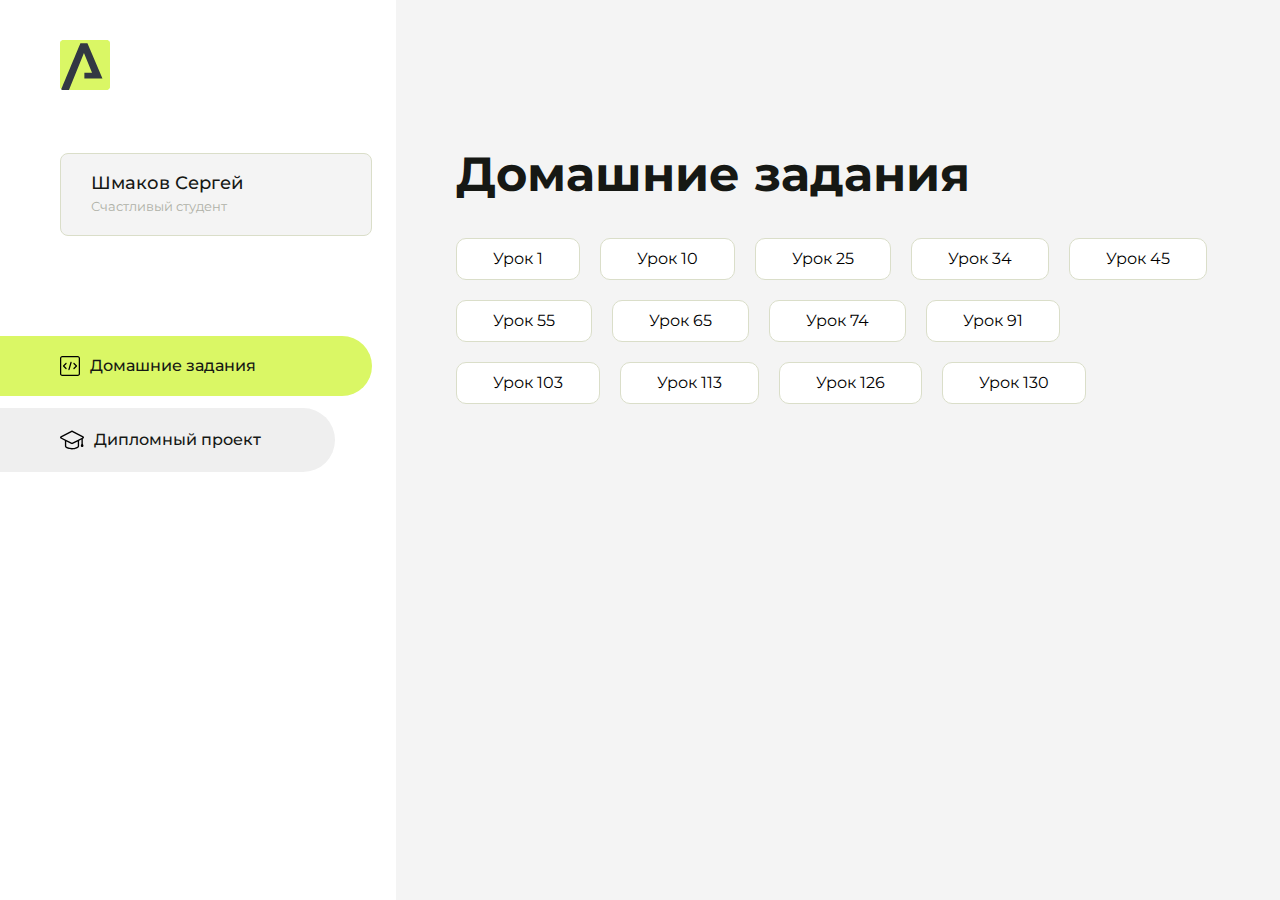
<file: index.html>
<!DOCTYPE html>
<html lang="en">
<head>
    <meta charset="UTF-8">
    <meta name="viewport" content="width=device-width, initial-scale=1.0">
    <title>Домашняя работа</title>
    <link rel="shortcut icon" href="src/logo.ico" type="image/x-icon">
    <link rel="preconnect" href="https://fonts.googleapis.com">
    <link rel="preconnect" href="https://fonts.gstatic.com" crossorigin>
    <link href="https://fonts.googleapis.com/css2?family=Montserrat:wght@400;500;700&family=Rubik:wght@500&display=swap"
          rel="stylesheet">
    <link rel="stylesheet" href="src/style.css">
</head>
<body id="body">
<div class="overlay" id="overlay"></div>
<div class="layout">
    <div class="burger" id="burger">
        <svg viewBox="0 0 24 24" fill="none" xmlns="http://www.w3.org/2000/svg">
            <g id="SVGRepo_bgCarrier" stroke-width="0"></g>
            <g id="SVGRepo_tracerCarrier" stroke-linecap="round" stroke-linejoin="round"></g>
            <g id="SVGRepo_iconCarrier">
                <path d="M4 18L20 18" stroke="#DAF765" stroke-width="2" stroke-linecap="round"></path>
                <path d="M4 12L20 12" stroke="#DAF765" stroke-width="2" stroke-linecap="round"></path>
                <path d="M4 6L20 6" stroke="#DAF765" stroke-width="2" stroke-linecap="round"></path>
            </g>
        </svg>
    </div>
    <aside class="sidebar" id="sidebar">
        <div class="sidebar__inner">
            <div class="logo">
                <svg width="50" height="50" viewBox="0 0 50 50" fill="none" xmlns="http://www.w3.org/2000/svg">
                    <g clip-path="url(#clip0_513_74730)">
                        <path d="M46.17 -0.257004H3.83C1.57281 -0.257004 -0.257 1.57281 -0.257 3.83V46.17C-0.257 48.4272 1.57281 50.257 3.83 50.257H46.17C48.4272 50.257 50.257 48.4272 50.257 46.17V3.83C50.257 1.57281 48.4272 -0.257004 46.17 -0.257004Z"
                              fill="#DAF765"/>
                        <path d="M24.375 38.4H42.461L27.441 3.1585H20.4355C20.4355 3.1585 6.7895 35.881 1.1945 49.294C2.015 50.0275 3.0945 50.257 3.6945 50.257H8.8445L23.954 13.07L32.0465 32.8285H24.375V38.4Z"
                              fill="#323843"/>
                    </g>
                    <defs>
                        <clipPath id="clip0_513_74730">
                            <rect width="50" height="50" fill="white"/>
                        </clipPath>
                    </defs>
                </svg>
            </div>
            <div class="sidebar__user">
                <div class="sidebar__name">Шмаков Сергей</div>
                <div class="sidebar__text">Счастливый студент</div>
            </div>
            <div class="sidebar__tabs">
                <div class="sidebar__item">
                    <button class="sidebar__button active" id="tasks">
                        <svg xmlns="http://www.w3.org/2000/svg" width="20" height="20" viewBox="0 0 20 20" fill="none">
                            <g clip-path="url(#clip0_704_74543)">
                                <path d="M17.7083 20H2.29167C1.0275 20 0 18.9725 0 17.7083V2.29167C0 1.0275 1.0275 0 2.29167 0H17.7083C18.9725 0 20 1.0275 20 2.29167V17.7083C20 18.9725 18.9725 20 17.7083 20ZM2.29167 1.25C1.7175 1.25 1.25 1.7175 1.25 2.29167V17.7083C1.25 18.2825 1.7175 18.75 2.29167 18.75H17.7083C18.2825 18.75 18.75 18.2825 18.75 17.7083V2.29167C18.75 1.7175 18.2825 1.25 17.7083 1.25H2.29167Z"
                                      fill="black"/>
                                <path d="M6.04167 13.125C5.88167 13.125 5.72167 13.0642 5.6 12.9417L3.1 10.4417C2.85583 10.1975 2.85583 9.80167 3.1 9.5575L5.6 7.0575C5.84417 6.81333 6.24 6.81333 6.48417 7.0575C6.72833 7.30167 6.72833 7.6975 6.48417 7.94167L4.42583 10L6.48417 12.0583C6.72833 12.3025 6.72833 12.6983 6.48417 12.9425C6.36167 13.0642 6.20167 13.125 6.04167 13.125Z"
                                      fill="black"/>
                                <path d="M8.95833 14.1667C8.9 14.1667 8.84 14.1583 8.78167 14.1417C8.45083 14.0442 8.26083 13.6967 8.35833 13.3658L10.4417 6.28251C10.5392 5.95084 10.8892 5.76417 11.2175 5.85917C11.5483 5.95667 11.7383 6.30417 11.6408 6.63501L9.5575 13.7183C9.47833 13.9908 9.22833 14.1667 8.95833 14.1667Z"
                                      fill="black"/>
                                <path d="M13.9583 13.125C13.7983 13.125 13.6383 13.0642 13.5167 12.9417C13.2725 12.6975 13.2725 12.3017 13.5167 12.0575L15.575 9.99916L13.5167 7.94083C13.2725 7.69666 13.2725 7.30083 13.5167 7.05666C13.7608 6.81249 14.1567 6.81249 14.4008 7.05666L16.9008 9.55666C17.145 9.80083 17.145 10.1967 16.9008 10.4408L14.4008 12.9408C14.2783 13.0642 14.1183 13.125 13.9583 13.125Z"
                                      fill="black"/>
                            </g>
                            <defs>
                                <clipPath id="clip0_704_74543">
                                    <rect width="20" height="20" fill="white"/>
                                </clipPath>
                            </defs>
                        </svg>
                        <span>Домашние задания</span></button>
                </div>
                <div class="sidebar__item">
                    <button class="sidebar__button" id="diplom">
                        <svg xmlns="http://www.w3.org/2000/svg" width="24" height="24" viewBox="0 0 24 24" fill="none">
                            <g clip-path="url(#clip0_704_74553)">
                                <path d="M23.2628 10.5971C23.7176 10.365 24 9.90375 24 9.39337C24 8.883 23.7176 8.42175 23.2628 8.18962L12.6135 2.75362C12.2291 2.55824 11.7705 2.55787 11.3854 2.75399L0.736875 8.19C0.282375 8.42175 0 8.883 0 9.39337C0 9.90375 0.282375 10.365 0.736875 10.5971L4.89038 12.7177V18.2074C4.89038 19.8154 8.412 21.393 12 21.393C15.5884 21.393 19.1096 19.815 19.1096 18.2074V12.7174L21.4609 11.517V15.8017L20.901 17.2305C20.7409 17.6389 20.7934 18.0994 21.0405 18.4616C21.2876 18.8246 21.6979 19.041 22.1366 19.041C22.5754 19.041 22.9852 18.8246 23.2324 18.462C23.4795 18.099 23.532 17.6385 23.3719 17.2301L22.8124 15.8021V10.827L23.2628 10.5971ZM17.7623 18.1721C17.6198 18.6375 15.3491 20.0419 12 20.0419C8.65088 20.0419 6.38025 18.6375 6.2415 18.2074V12.3037L6.23887 12.3019C6.23812 12.057 6.1065 11.8207 5.87325 11.7019L1.3515 9.39337L12 3.95737L22.6489 9.39337L12 14.8294L5.87325 11.7019C5.54063 11.5331 4.6695 11.6674 4.5 12C4.33012 12.3322 4.55813 12.5479 4.89038 12.7177L11.3857 16.0331C11.5781 16.1314 11.7889 16.1805 12 16.1805C12.2107 16.1805 12.4222 16.1314 12.6146 16.0331L17.7593 13.407L17.7623 18.1721Z"
                                      fill="black"/>
                            </g>
                            <defs>
                                <clipPath id="clip0_704_74553">
                                    <rect width="24" height="24" fill="white"/>
                                </clipPath>
                            </defs>
                        </svg>
                        <span>Дипломный проект</span></button>
                </div>
            </div>
        </div>

    </aside>
    <div class="content">
        <div class="container">
            <div class="content__block" id="tasksBlock">
                <div class="content__title">Домашние задания</div>
                <ul class="content__list">
                    <li class="content__list-item">
                        <a href="hello/index.html">Урок 1</a>
                    </li>
                     <li class="content__list-item">
                        <a href="lesson10/index.html">Урок 10</a>
                    </li>
                     <li class="content__list-item">
                        <a href="lesson25/index.html">Урок 25</a>
                    </li>
                     <li class="content__list-item">
                        <a href="lesson34/index.html">Урок 34</a>
                    </li>
                    <li class="content__list-item">
                        <a href="lesson45/index.html">Урок 45</a>
                    </li>
                    <li class="content__list-item">
                        <a href="lesson55/index.html">Урок 55</a>
                    </li>
                    <li class="content__list-item">
                        <a href="lesson65/index.html">Урок 65</a>
                    </li>
                    <li class="content__list-item">
                        <a href="lesson74/index.html">Урок 74</a>
                    </li>
                    <li class="content__list-item">
                        <a href="lesson91/index.html">Урок 91</a>
                    </li>
                    <li class="content__list-item">
                        <a href="lesson103/index.html">Урок 103</a>
                    </li>
                     <li class="content__list-item">
                        <a href="lesson113/index.html">Урок 113</a>
                    </li>
                     <li class="content__list-item">
                        <a href="lesson126/index.html">Урок 126</a>
                    </li>
                     <li class="content__list-item">
                        <a href="lesson130/index.html">Урок 130</a>
                    </li>
                </ul>
            </div>
            <div class="content__block hidden" id="diplomBlock">
                <div class="content__title">Дипломный проект</div>
                <div class="content__list-diplom">
                    <a href="ПАПКА-С-НОМЕРОМ-УРОКА">Ссылка на ДЗ</a>
                </div>
                <div class="content__decor">
                    <div class="content__decor-text">Давай проверим, чему ты научился!</div>
                    <div class="content__decor-img">
                        <img src="src/decor.png" alt="decor">
                    </div>
                </div>
            </div>
        </div>
    </div>
</div>
<script src="src/index.js"></script>
</body>
</html>
</file>
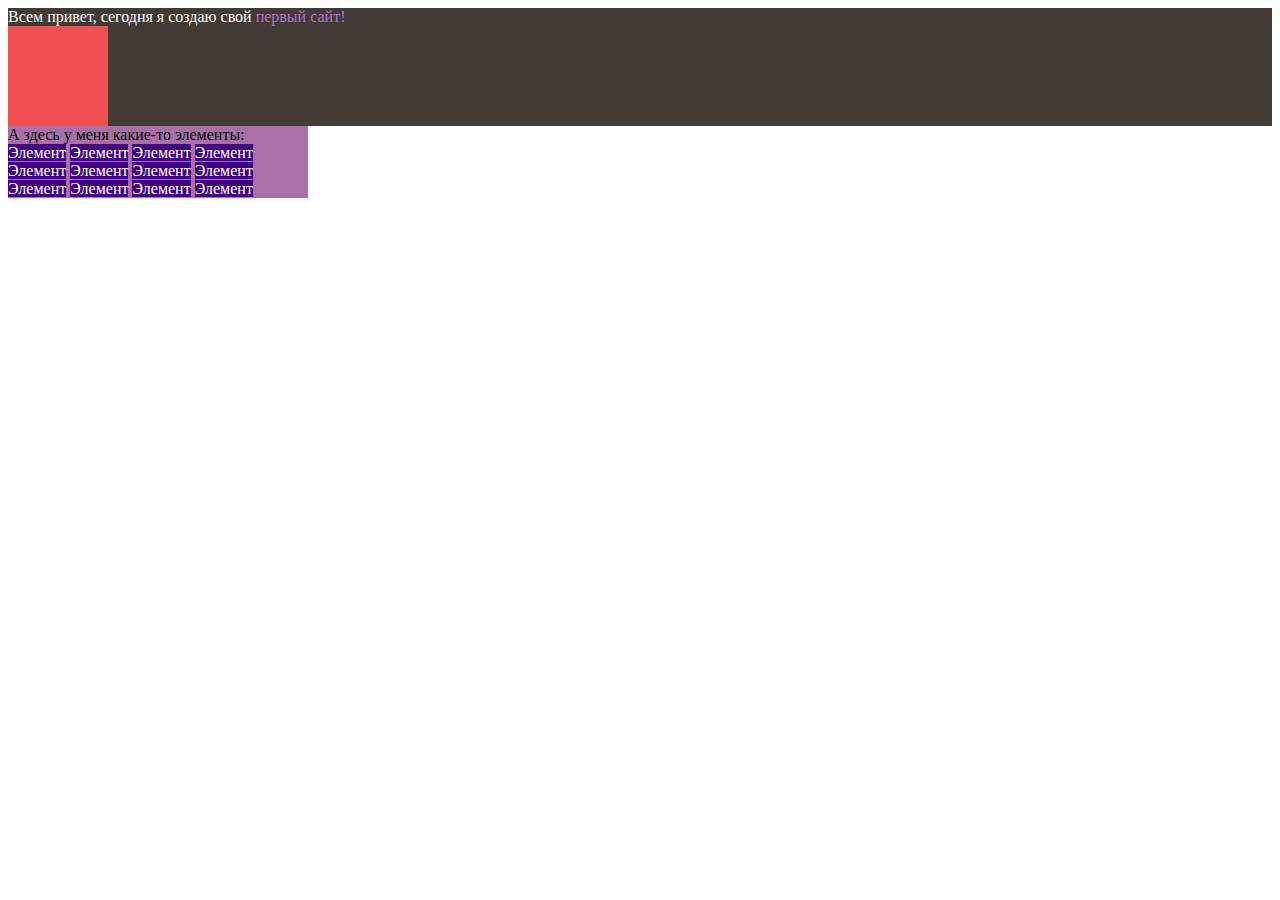
<file: lesson10/index.html>
<!DOCTYPE html>
<html lang="ru">
	<head>
		<meta charset="UTF-8" />
		<meta name="viewport" content="width=device-width, initial-scale=1.0" />
		<title>Document</title>
		<link rel="shortcut icon" href="html-logo.svg" type="image/x-icon" />
		<style>
			.brown {
				background: #423a34;
			}
			.red {
				background: #f05050;
				width: 100px;
				height: 100px;
			}
			.purple {
				background: #a86fa8;
				width: 300px;
			}
			.white {
				color: white;
			}
			.pink {
				color: #b372cc;
			}
			.elements {
				background: #420080;
				color: white;
			}
		</style>
	</head>
	<body>
		<div class="brown">
			<span class="white">Всем привет, сегодня я создаю свой </span>
			<span class="pink">первый сайт!</span>
			<div class="red"></div>
		</div>
		<div class="purple">
			<div class="black">А здесь у меня какие-то элементы:</div>
			<span class="elements">Элемент</span>
			<span class="elements">Элемент</span>
			<span class="elements">Элемент</span>
			<span class="elements">Элемент</span>
			<span class="elements">Элемент</span>
			<span class="elements">Элемент</span>
			<span class="elements">Элемент</span>
			<span class="elements">Элемент</span>
			<span class="elements">Элемент</span>
			<span class="elements">Элемент</span>
			<span class="elements">Элемент</span>
			<span class="elements">Элемент</span>
		</div>
	</body>
</html>
</file>
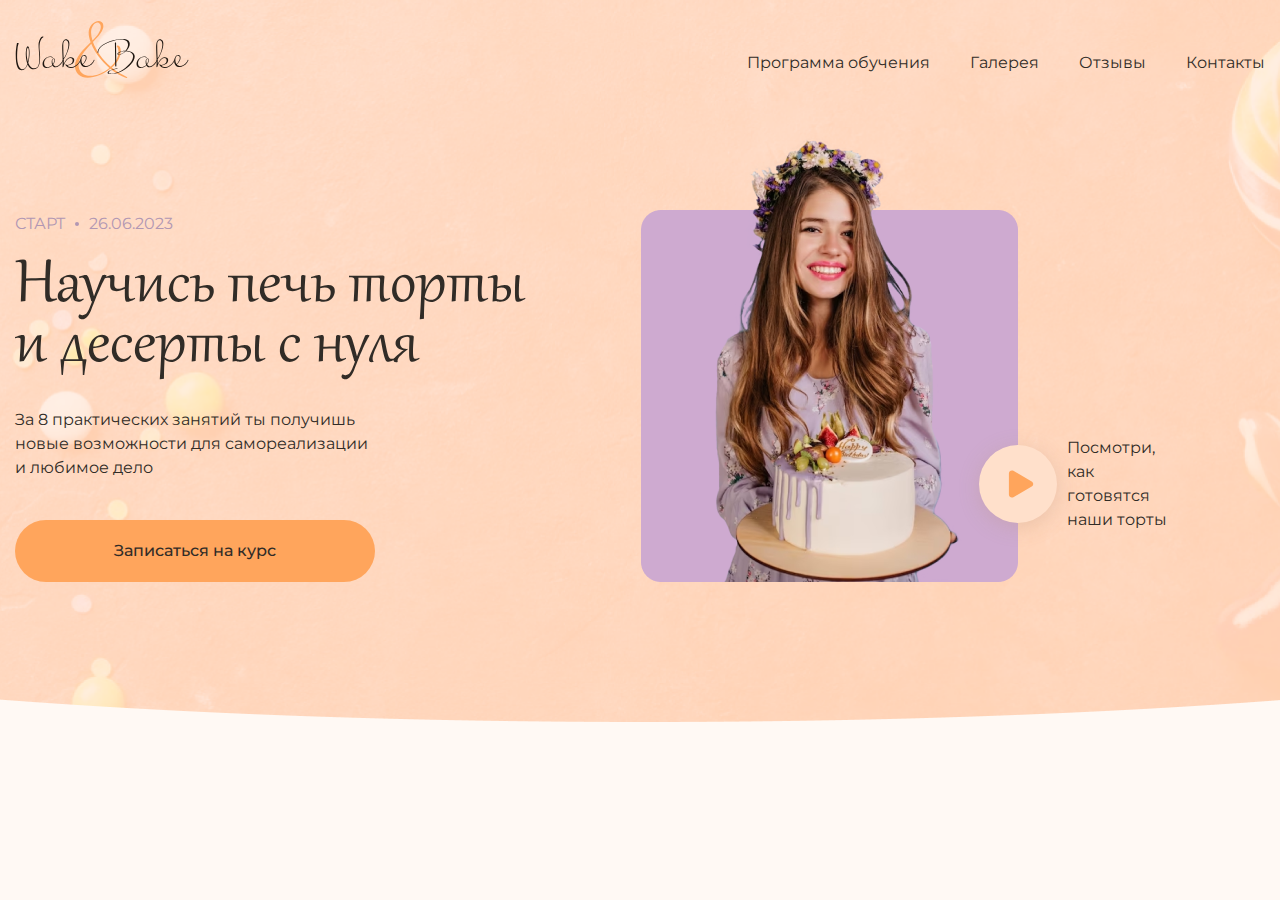
<file: lesson126/index.html>
<!DOCTYPE html>
<html lang="ru">
	<head>
		<meta charset="UTF-8" />
		<meta name="viewport" content="width=device-width, initial-scale=1.0" />
		<link rel="shortcut icon" href="./img/logo.png" type="image/x-icon" />
		<title>Wake & Bake</title>
		<link rel="stylesheet" href="./css/fonts.css" />
		<link rel="stylesheet" href="./css/reset.css" />
		<link rel="stylesheet" href="./css/style.css" />
	</head>
	<body class="body">
		<div class="wrapper">
			<header class="header">
				<div class="header__top">
					<div class="container">
						<div class="header__top--inner">
							<a class="header-logo" href="#"
								><img
									src="./img/icons/logos/logo-dark.svg"
									alt="Логотип компании"
							/></a>

							<nav class="nav">
								<ul class="nav__list">
									<li class="nav__item">
										<a class="nav__link" href="#">Программа обучения</a>
									</li>
									<li class="nav__item">
										<a class="nav__link" href="#">Галерея</a>
									</li>
									<li class="nav__item">
										<a class="nav__link" href="#">Отзывы</a>
									</li>
									<li class="nav__item">
										<a class="nav__link" href="#">Контакты</a>
									</li>
								</ul>
							</nav>
							<a class="burger-icon" href="#">
								<span></span>
							</a>
						</div>
					</div>
				</div>
				<section class="hero-section">
					<div class="container">
						<div class="hero__inner">
							<div class="hero__content">
								<div class="hero__subtitle">
									<span>Старт</span>
									<span>26.06.2023</span>
								</div>
								<h1 class="hero__title">Научись печь торты и десерты с нуля</h1>
								<p class="hero__text">
									За 8 практических занятий ты получишь новые возможности для
									самореализации и любимое дело
								</p>
								<div class="hero__img-control hero__img-control--mobile">
									<a
										class="hero__img-button"
										data-fslightbox="gallery"
										href="/media/cake.mp4"
									>
										<img src="./img/icons/play.svg" alt="" />
									</a>
									Посмотри, как готовятся наши торты
								</div>
								<a class="button hero__button">Записаться на курс</a>
							</div>
							<div class="hero__img">
								<img
									src="./img/content/girl.png"
									alt="Девушка с тортом в руках"
								/>
								<div class="hero__img-control">
									<a
										class="hero__img-button"
										data-fslightbox="gallery1"
										href="/media/cake.mp4"
									>
										<img src="./img/icons/play.svg" alt="" />
									</a>
									Посмотри, как готовятся наши торты
								</div>
							</div>
						</div>
					</div>
				</section>
			</header>
			<main class="main"></main>
			<footer class="footer"></footer>
		</div>
		<script src="./js/fslightbox.js"></script>
		<script src="./js/main.js"></script>
	</body>
</html>
</file>
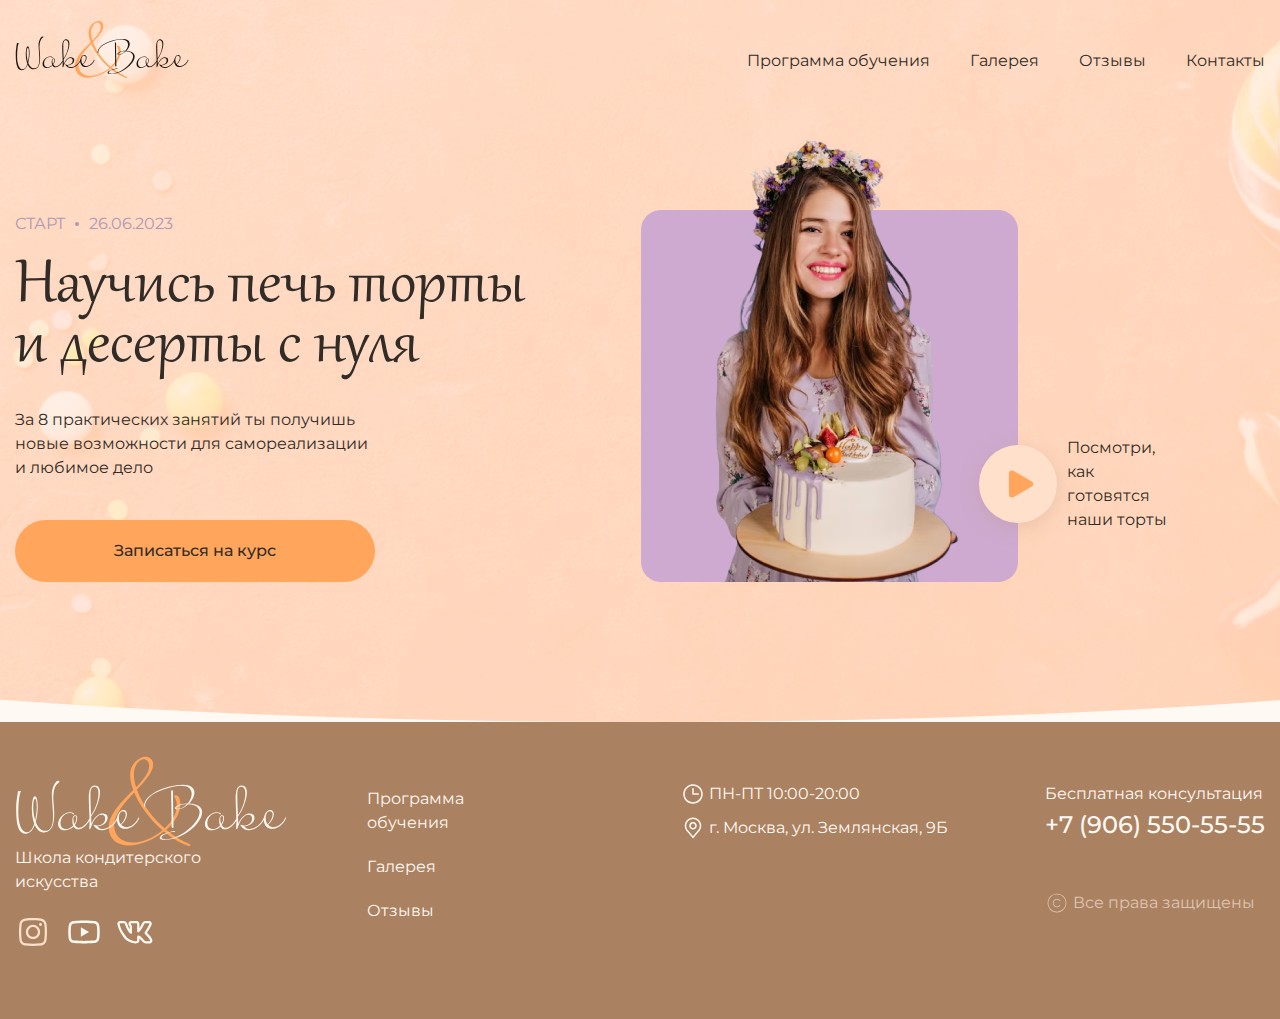
<file: lesson130/index.html>
<!DOCTYPE html>
<html lang="ru">
	<head>
		<meta charset="UTF-8" />
		<meta name="viewport" content="width=device-width, initial-scale=1.0" />
		<link rel="shortcut icon" href="./img/logo.png" type="image/x-icon" />
		<title>Wake & Bake</title>
		<link rel="stylesheet" href="./css/fonts.css" />
		<link rel="stylesheet" href="./css/reset.css" />
		<link rel="stylesheet" href="./css/style.css" />
	</head>
	<body class="body">
		<div class="wrapper">
			<header class="header">
				<div class="header__top">
					<div class="container">
						<div class="header__top--inner">
							<a class="header-logo" href="#"
								><img
									src="./img/icons/logos/logo-dark.svg"
									alt="Логотип компании"
							/></a>
							<nav class="nav">
								<ul class="nav__list">
									<li class="nav__item">
										<a class="nav__link" href="#">Программа обучения</a>
									</li>
									<li class="nav__item">
										<a class="nav__link" href="#">Галерея</a>
									</li>
									<li class="nav__item">
										<a class="nav__link" href="#">Отзывы</a>
									</li>
									<li class="nav__item">
										<a class="nav__link" href="#">Контакты</a>
									</li>
								</ul>
							</nav>
							<a class="burger-icon" href="#">
								<span></span>
							</a>
						</div>
					</div>
				</div>
				<section class="hero-section">
					<div class="container">
						<div class="hero__inner">
							<div class="hero__content">
								<div class="hero__subtitle">
									<span>Старт</span>
									<span>26.06.2023</span>
								</div>
								<h1 class="hero__title">Научись печь торты и десерты с нуля</h1>
								<p class="hero__text">
									За 8 практических занятий ты получишь новые возможности для
									самореализации и любимое дело
								</p>
								<div class="hero__img-control hero__img-control--mobile">
									<a
										class="hero__img-button"
										data-fslightbox="gallery"
										href="/media/cake.mp4"
									>
										<img src="./img/icons/play.svg" alt="" />
									</a>
									Посмотри, как готовятся наши торты
								</div>
								<a class="button hero__button">Записаться на курс</a>
							</div>
							<div class="hero__img">
								<img
									src="./img/content/girl.png"
									alt="Девушка с тортом в руках"
								/>
								<div class="hero__img-control">
									<a
										class="hero__img-button"
										data-fslightbox="gallery1"
										href="/media/cake.mp4"
									>
										<img src="./img/icons/play.svg" alt="" />
									</a>
									Посмотри, как готовятся наши торты
								</div>
							</div>
						</div>
					</div>
				</section>
			</header>
			<main class="main"></main>
			<footer class="footer">
				<div class="container">
					<div class="footer__inner">
						<div class="footer__col">
							<a class="footer-logo" href="#">
								<img
									src="./img/icons/logos/logo-light.svg"
									alt="Логотип компании"
								/>
							</a>
							<p class="logo__text">Школа кондитерского искусства</p>
							<ul class="socials-icons">
								<li class="social-icon__item">
									<a class="social-icon__link" href="#">
										<svg
											width="36.000000"
											height="36.000000"
											viewBox="0 0 36 36"
											fill="none"
											xmlns="http://www.w3.org/2000/svg"
											xmlns:xlink="http://www.w3.org/1999/xlink"
										>
											<desc>Created with Pixso.</desc>
											<defs>
												<clipPath id="clip60_592">
													<rect
														id="Property 1=Variant2"
														width="36.000000"
														height="36.000000"
														fill="white"
														fill-opacity="0"
													/>
												</clipPath>
											</defs>
											<rect
												id="Property 1=Variant2"
												width="36.000000"
												height="36.000000"
												fill="#FFFFFF"
												fill-opacity="0"
											/>
											<g clip-path="url(#clip60_592)">
												<path
													id="Vector"
													d="M24 10.5C24 10.1 24.15 9.72 24.43 9.43C24.72 9.15 25.1 9 25.5 9C25.89 9 26.27 9.15 26.56 9.43C26.84 9.72 27 10.1 27 10.5C27 10.89 26.84 11.27 26.56 11.56C26.27 11.84 25.89 12 25.5 12C25.1 12 24.72 11.84 24.43 11.56C24.15 11.27 24 10.89 24 10.5Z"
													fill="#FFE0CB"
													fill-opacity="1.000000"
													fill-rule="nonzero"
												/>
												<path
													id="Vector"
													d="M18 10.87C16.11 10.87 14.29 11.62 12.96 12.96C11.62 14.29 10.87 16.11 10.87 18C10.87 19.88 11.62 21.7 12.96 23.03C14.29 24.37 16.11 25.12 18 25.12C19.88 25.12 21.7 24.37 23.03 23.03C24.37 21.7 25.12 19.88 25.12 18C25.12 16.11 24.37 14.29 23.03 12.96C21.7 11.62 19.88 10.87 18 10.87ZM13.12 18C13.12 16.7 13.63 15.46 14.55 14.55C15.46 13.63 16.7 13.12 18 13.12C19.29 13.12 20.53 13.63 21.44 14.55C22.36 15.46 22.87 16.7 22.87 18C22.87 19.29 22.36 20.53 21.44 21.44C20.53 22.36 19.29 22.87 18 22.87C16.7 22.87 15.46 22.36 14.55 21.44C13.63 20.53 13.12 19.29 13.12 18Z"
													fill="#FFE0CB"
													fill-opacity="1.000000"
													fill-rule="evenodd"
												/>
												<path
													id="Vector"
													d="M25.79 4.42C20.61 3.85 15.38 3.85 10.2 4.42C7.22 4.76 4.81 7.1 4.46 10.1C3.84 15.34 3.84 20.65 4.46 25.89C4.81 28.89 7.21 31.23 10.2 31.57C15.38 32.14 20.61 32.14 25.79 31.57C28.77 31.23 31.18 28.89 31.53 25.89C32.15 20.65 32.15 15.34 31.53 10.1C31.18 7.1 28.78 4.76 25.79 4.42ZM10.44 6.63C15.46 6.08 20.53 6.08 25.55 6.63C27.52 6.85 29.1 8.41 29.33 10.36C29.92 15.43 29.92 20.56 29.33 25.63C29.21 26.59 28.77 27.48 28.08 28.15C27.4 28.83 26.5 29.25 25.55 29.36C20.53 29.91 15.46 29.91 10.44 29.36C9.49 29.25 8.59 28.83 7.91 28.15C7.22 27.48 6.78 26.59 6.66 25.63C6.07 20.56 6.07 15.43 6.66 10.36C6.78 9.4 7.22 8.51 7.91 7.84C8.59 7.16 9.49 6.74 10.44 6.63Z"
													fill="#FFE0CB"
													fill-opacity="1.000000"
													fill-rule="evenodd"
												/>
											</g>
										</svg>
									</a>
								</li>
								<li class="social-icon__item">
									<a class="social-icon__link" href="#">
										<svg
											width="36.000000"
											height="36.000000"
											viewBox="0 0 36 36"
											fill="none"
											xmlns="http://www.w3.org/2000/svg"
											xmlns:xlink="http://www.w3.org/1999/xlink"
										>
											<desc>Created with Pixso.</desc>
											<defs>
												<clipPath id="clip60_589">
													<rect
														id="Property 1=Default"
														width="36.000000"
														height="36.000000"
														fill="white"
														fill-opacity="0"
													/>
												</clipPath>
											</defs>
											<rect
												id="Property 1=Default"
												width="36.000000"
												height="36.000000"
												fill="#FFFFFF"
												fill-opacity="0"
											/>
											<g clip-path="url(#clip60_589)">
												<path
													id="Vector 2"
													d="M33.75 17.9C33.75 17.82 33.75 17.73 33.74 17.63C33.74 17.34 33.73 17.03 33.72 16.68C33.7 15.7 33.65 14.73 33.57 13.8C33.46 12.54 33.31 11.48 33.1 10.68C32.88 9.85 32.44 9.1 31.83 8.49C31.23 7.88 30.47 7.44 29.64 7.22C28.65 6.95 26.7 6.79 23.96 6.69C22.65 6.64 21.26 6.6 19.86 6.59C19.37 6.58 18.92 6.58 18.51 6.57L17.48 6.57C17.07 6.58 16.62 6.58 16.13 6.59C14.73 6.6 13.34 6.64 12.03 6.69C9.29 6.79 7.34 6.96 6.35 7.22C5.52 7.44 4.76 7.88 4.16 8.49C3.55 9.1 3.11 9.85 2.89 10.68C2.68 11.48 2.53 12.54 2.42 13.8C2.34 14.73 2.29 15.7 2.27 16.68C2.26 17.03 2.25 17.34 2.25 17.63C2.25 17.73 2.25 17.82 2.25 17.9L2.25 18.09C2.25 18.17 2.25 18.26 2.25 18.36C2.25 18.65 2.26 18.97 2.27 19.31C2.29 20.29 2.34 21.26 2.42 22.19C2.53 23.46 2.68 24.51 2.89 25.31C3.34 26.99 4.66 28.32 6.35 28.77C7.34 29.04 9.29 29.2 12.03 29.31C13.34 29.35 14.73 29.39 16.13 29.4C16.62 29.41 17.07 29.41 17.48 29.42L18.51 29.42C18.92 29.41 19.37 29.41 19.86 29.4C21.26 29.39 22.65 29.35 23.96 29.31C26.7 29.2 28.65 29.03 29.64 28.77C31.33 28.32 32.65 27 33.1 25.31C33.31 24.51 33.46 23.46 33.57 22.19C33.65 21.26 33.7 20.29 33.72 19.31C33.73 18.97 33.74 18.65 33.74 18.36C33.74 18.26 33.75 18.17 33.75 18.09L33.75 17.9ZM31.21 18.08C31.21 18.15 31.21 18.23 31.21 18.33C31.21 18.6 31.2 18.91 31.19 19.23C31.17 20.17 31.12 21.1 31.05 21.97C30.95 23.1 30.82 24.03 30.65 24.65C30.43 25.47 29.79 26.11 28.98 26.32C28.25 26.52 26.39 26.68 23.86 26.77C22.58 26.82 21.2 26.85 19.83 26.87C19.35 26.88 18.9 26.88 18.5 26.88L17.49 26.88L16.16 26.87C14.79 26.85 13.41 26.82 12.13 26.77C9.6 26.68 7.74 26.52 7.01 26.32C6.2 26.11 5.56 25.47 5.34 24.65C5.17 24.03 5.04 23.1 4.94 21.97C4.87 21.1 4.83 20.17 4.8 19.23C4.79 18.91 4.78 18.6 4.78 18.33C4.78 18.23 4.78 18.15 4.78 18.08L4.78 17.91C4.78 17.84 4.78 17.76 4.78 17.66C4.78 17.39 4.79 17.08 4.8 16.76C4.82 15.82 4.87 14.89 4.94 14.02C5.04 12.89 5.17 11.96 5.34 11.34C5.56 10.52 6.2 9.88 7.01 9.67C7.74 9.47 9.6 9.31 12.13 9.22C13.41 9.17 14.79 9.14 16.16 9.12C16.65 9.11 17.09 9.11 17.49 9.11L18.5 9.11L19.83 9.12C21.2 9.14 22.58 9.17 23.86 9.22C26.39 9.32 28.25 9.47 28.98 9.67C29.79 9.88 30.43 10.52 30.65 11.34C30.82 11.96 30.95 12.89 31.05 14.02C31.12 14.89 31.16 15.82 31.19 16.76C31.2 17.08 31.21 17.39 31.21 17.66C31.21 17.76 31.21 17.84 31.21 17.91L31.21 18.08ZM14.87 22.71L23.02 17.96L14.87 13.28L14.87 22.71Z"
													fill="#FFF9F4"
													fill-opacity="1.000000"
													fill-rule="nonzero"
												/>
											</g>
										</svg>
									</a>
								</li>
								<li class="social-icon__item">
									<a class="social-icon__link" href="#">
										<svg
											width="36.000000"
											height="36.000000"
											viewBox="0 0 36 36"
											fill="none"
											xmlns="http://www.w3.org/2000/svg"
											xmlns:xlink="http://www.w3.org/1999/xlink"
										>
											<desc>Created with Pixso.</desc>
											<defs>
												<clipPath id="clip60_588">
													<rect
														id="Property 1=Default"
														width="36.000000"
														height="36.000000"
														fill="white"
														fill-opacity="0"
													/>
												</clipPath>
											</defs>
											<rect
												id="Property 1=Default"
												width="36.000000"
												height="36.000000"
												fill="#FFFFFF"
												fill-opacity="0"
											/>
											<g clip-path="url(#clip60_588)">
												<path
													id="Vector 3"
													d="M35.1 25.29C34.29 23.65 33.21 22.15 31.92 20.85C31.49 20.36 31.03 19.89 30.56 19.44L30.5 19.38C30.33 19.21 30.16 19.04 29.98 18.86C31.75 16.41 33.27 13.77 34.5 11.01L34.55 10.9L34.58 10.78C34.75 10.24 34.93 9.2 34.27 8.26C33.59 7.3 32.5 7.12 31.76 7.12L28.39 7.12C27.69 7.09 26.99 7.28 26.4 7.67C25.81 8.06 25.36 8.63 25.11 9.29C24.38 11.01 23.47 12.66 22.4 14.19L22.4 10.24C22.4 9.73 22.35 8.88 21.8 8.16C21.15 7.3 20.2 7.12 19.54 7.12L14.2 7.12C13.5 7.11 12.82 7.36 12.3 7.83C11.79 8.3 11.47 8.95 11.42 9.65L11.42 9.71L11.42 9.78C11.42 10.51 11.7 11.05 11.93 11.38C12.04 11.54 12.15 11.67 12.22 11.76L12.23 11.78C12.31 11.87 12.36 11.94 12.41 12C12.54 12.18 12.73 12.46 12.78 13.17L12.78 15.38C11.71 13.58 10.83 11.67 10.15 9.69L10.14 9.66L10.13 9.62C9.95 9.15 9.66 8.45 9.07 7.92C8.38 7.3 7.57 7.12 6.84 7.12L3.42 7.12C2.67 7.12 1.77 7.3 1.1 8C0.44 8.7 0.37 9.54 0.37 9.98L0.37 10.18L0.41 10.37C1.36 14.77 3.31 18.89 6.11 22.4C7.4 24.42 9.13 26.11 11.19 27.34C13.25 28.56 15.57 29.28 17.95 29.44L18.01 29.44L18.08 29.44C19.17 29.44 20.3 29.35 21.16 28.78C22.31 28.01 22.4 26.84 22.4 26.25L22.4 24.54C22.69 24.78 23.06 25.1 23.51 25.53C24.05 26.08 24.48 26.55 24.85 26.96L25.05 27.18C25.34 27.5 25.62 27.82 25.88 28.08C26.2 28.4 26.61 28.76 27.11 29.02C27.65 29.31 28.22 29.44 28.83 29.44L32.25 29.44C32.97 29.44 34 29.27 34.73 28.43C35.52 27.51 35.46 26.38 35.22 25.57L35.17 25.43L35.1 25.29ZM26.52 25.45C26.06 24.93 25.58 24.42 25.09 23.93L25.08 23.93C23.05 21.96 22.1 21.62 21.43 21.62C21.07 21.62 20.67 21.66 20.42 21.98C20.3 22.14 20.22 22.32 20.2 22.51C20.16 22.73 20.14 22.95 20.15 23.17L20.15 26.25C20.15 26.63 20.08 26.79 19.91 26.91C19.67 27.07 19.17 27.19 18.09 27.19C16.04 27.05 14.06 26.43 12.3 25.37C10.53 24.32 9.05 22.86 7.96 21.12L7.95 21.1L7.94 21.08C5.32 17.83 3.5 14.01 2.62 9.94C2.63 9.75 2.67 9.63 2.74 9.55C2.81 9.48 2.98 9.37 3.42 9.37L6.84 9.37C7.22 9.37 7.42 9.46 7.56 9.59C7.72 9.73 7.86 9.98 8.03 10.42C8.87 12.89 10 15.2 11.08 16.9C11.61 17.75 12.14 18.45 12.62 18.95C12.86 19.2 13.09 19.41 13.31 19.55C13.53 19.7 13.77 19.81 14.02 19.81C14.16 19.81 14.31 19.79 14.46 19.73C14.62 19.66 14.75 19.54 14.83 19.38C14.99 19.1 15.03 18.68 15.03 18.14L15.03 13.08C14.95 11.85 14.58 11.16 14.22 10.67C14.15 10.57 14.07 10.48 14 10.38L13.98 10.36C13.91 10.28 13.85 10.2 13.79 10.12C13.72 10.03 13.68 9.91 13.67 9.8C13.68 9.68 13.73 9.57 13.83 9.49C13.92 9.41 14.03 9.37 14.15 9.37L19.54 9.37C19.85 9.37 19.96 9.45 20.01 9.52C20.08 9.62 20.15 9.82 20.15 10.24L20.15 17.04C20.15 17.84 20.52 18.39 21.06 18.39C21.68 18.39 22.13 18.01 22.91 17.23L22.93 17.21L22.94 17.2C24.69 15.06 26.13 12.67 27.2 10.12L27.2 10.1C27.28 9.87 27.44 9.68 27.64 9.55C27.84 9.42 28.07 9.36 28.31 9.37L31.76 9.37C32.23 9.37 32.38 9.49 32.44 9.56C32.49 9.64 32.53 9.8 32.44 10.11C31.2 12.87 29.68 15.48 27.89 17.91L27.88 17.93C27.71 18.2 27.52 18.49 27.49 18.83C27.46 19.19 27.62 19.52 27.89 19.87C28.09 20.17 28.5 20.57 28.92 20.98L28.96 21.02C29.4 21.45 29.87 21.91 30.25 22.36L30.27 22.37L30.28 22.39C31.41 23.52 32.36 24.83 33.07 26.26C33.19 26.65 33.12 26.86 33.03 26.96C32.92 27.08 32.69 27.19 32.25 27.19L28.83 27.19C28.59 27.2 28.36 27.14 28.16 27.03C27.9 26.89 27.68 26.7 27.48 26.49C27.26 26.27 27.03 26.01 26.74 25.7L26.52 25.45L26.52 25.45Z"
													fill="#FFF9F4"
													fill-opacity="1.000000"
													fill-rule="evenodd"
												/>
											</g>
										</svg>
									</a>
								</li>
							</ul>
						</div>
						<nav class="footer-nav footer__col">
							<ul class="footer-nav__list">
								<li class="footer-nav__item">
									<a class="nav__link" href="#">Программа обучения</a>
								</li>
								<li class="footer-nav__item">
									<a class="nav__link" href="#">Галерея</a>
								</li>
								<li class="footer-nav__item">
									<a class="nav__link" href="#">Отзывы</a>
								</li>
							</ul>
						</nav>
						<address class="footer__col">
							<ul class="time-location__list">
								<li class="time-location__item">
									<img src="./img/icons/clock.svg" alt="" />
									ПН-ПТ 10:00-20:00
								</li>
								<li class="time-location__item">
									<img src="./img/icons/location.svg" alt="" />
									г. Москва, ул. Землянская, 9Б
								</li>
							</ul>
						</address>
						<div class="footer__col">
							<address class="consultation-tel">
								Бесплатная консультация
								<a class="consultation-number" href="tel:+79065505555">
									+7 (906) 550-55-55
								</a>
							</address>
							<div class="consultation__item">
								<img src="./img/icons/copy.svg" alt="" />
								Все права защищены
							</div>
						</div>
					</div>
				</div>
			</footer>
		</div>
		<script src="./js/fslightbox.js"></script>
		<script src="./js/main.js"></script>
	</body>
</html>
</file>
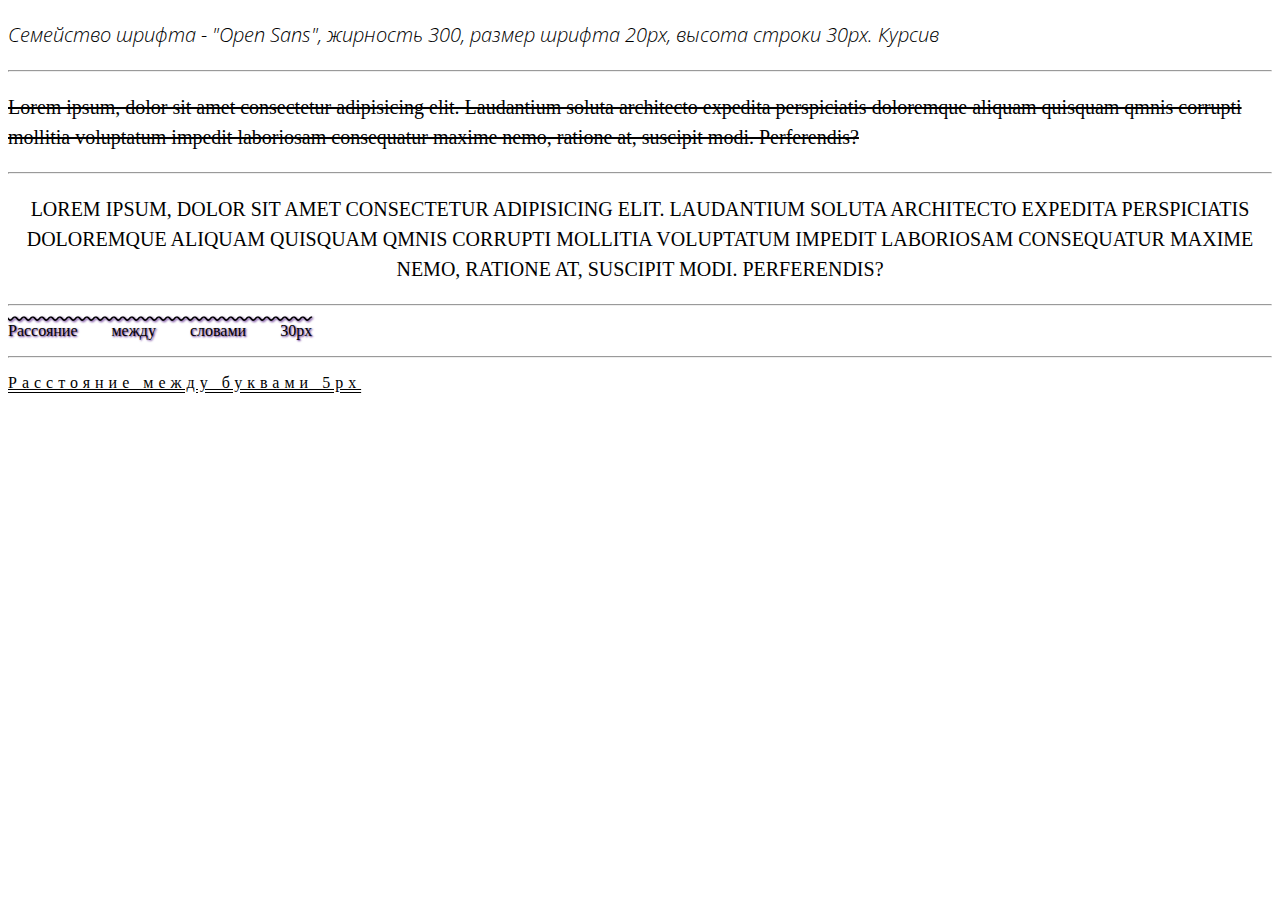
<file: lesson34/index.html>
<!DOCTYPE html>
<html lang="ru">
	<head>
		<meta charset="UTF-8" />
		<meta name="viewport" content="width=device-width, initial-scale=1.0" />
		<title>Урок 34</title>
		<link rel="shortcut icon" href="logo.ico" type="image/x-icon" />
		<link rel="preconnect" href="https://fonts.googleapis.com" />
		<link rel="preconnect" href="https://fonts.gstatic.com" crossorigin />
		<link
			href="https://fonts.googleapis.com/css2?family=Open+Sans:ital,wght@0,300..800;1,300..800&display=swap"
			rel="stylesheet"
		/>
		<link rel="stylesheet" href="./css/style.css" />
	</head>
	<body>
		<p class="first">
			Семейство шрифта - "Open Sans", жирность 300, размер шрифта 20px, высота
			строки 30px. Курсив
		</p>
		<hr />
		<p class="second">
			Lorem ipsum, dolor sit amet consectetur adipisicing elit. Laudantium
			soluta architecto expedita perspiciatis doloremque aliquam quisquam qmnis
			corrupti mollitia voluptatum impedit laboriosam consequatur maxime nemo,
			ratione at, suscipit modi. Perferendis?
		</p>
		<hr />
		<p class="third">
			Lorem ipsum, dolor sit amet consectetur adipisicing elit. Laudantium
			soluta architecto expedita perspiciatis doloremque aliquam quisquam qmnis
			corrupti mollitia voluptatum impedit laboriosam consequatur maxime nemo,
			ratione at, suscipit modi. Perferendis?
		</p>
		<hr />
		<p class="fourth">Рассояние между словами 30px</p>
		<hr />
		<p class="fifth">Расстояние между буквами 5px</p>
	</body>
</html>
</file>
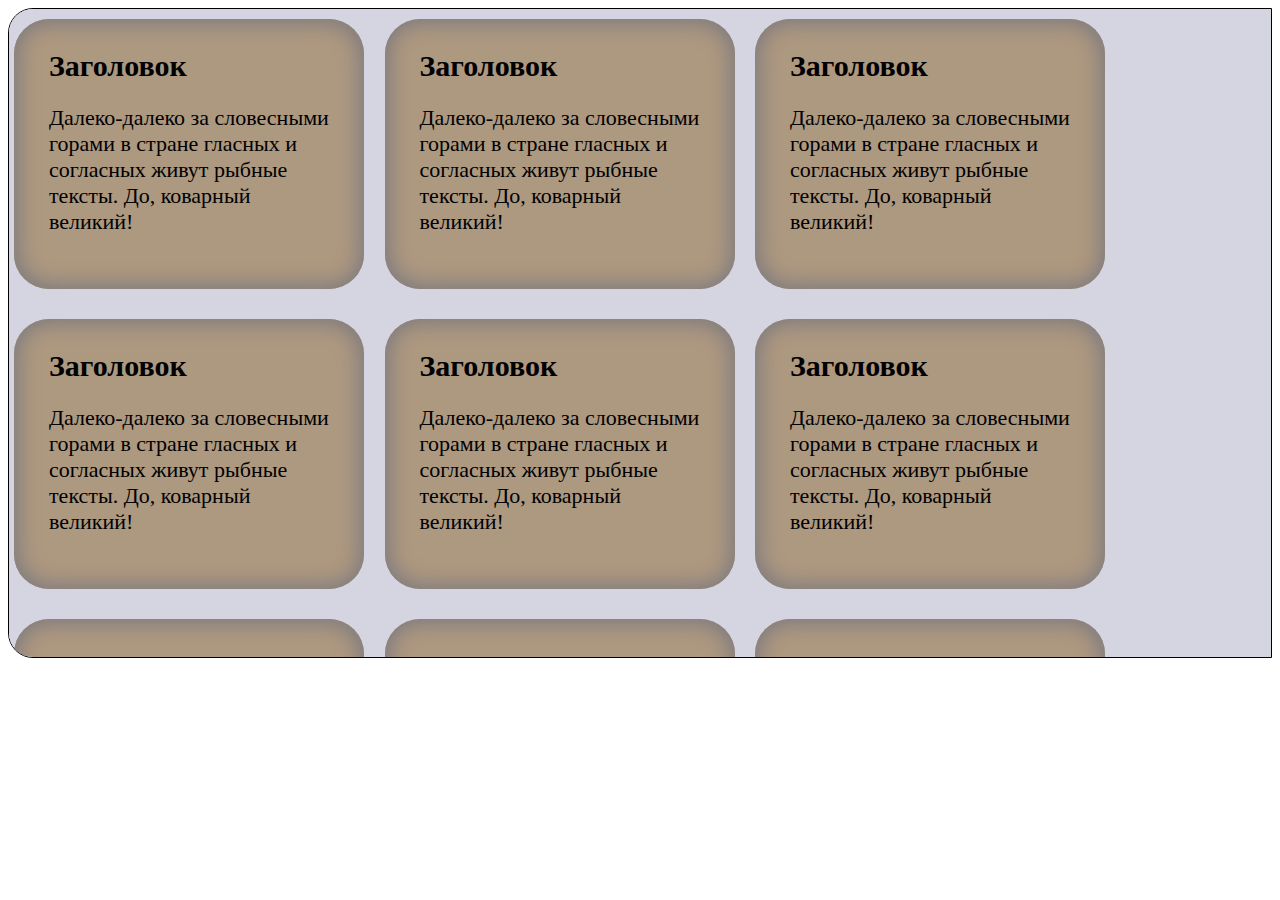
<file: lesson45/index.html>
<!DOCTYPE html>
<html lang="ru">
	<head>
		<meta charset="UTF-8" />
		<meta name="viewport" content="width=device-width, initial-scale=1.0" />
		<link rel="stylesheet" href="./css/style.css" />
		<link rel="shortcut icon" href="logo.ico" type="image/x-icon" />
		<title>Урок 45</title>
	</head>
	<body>
		<section>
			<article>
				<h1>Заголовок</h1>
				<p>
					Далеко-далеко за словесными горами в стране гласных и согласных живут
					рыбные тексты. До, коварный великий!
				</p>
			</article>
			<article>
				<h1>Заголовок</h1>
				<p>
					Далеко-далеко за словесными горами в стране гласных и согласных живут
					рыбные тексты. До, коварный великий!
				</p>
			</article>
			<article>
				<h1>Заголовок</h1>
				<p>
					Далеко-далеко за словесными горами в стране гласных и согласных живут
					рыбные тексты. До, коварный великий!
				</p>
			</article>
			<article>
				<h1>Заголовок</h1>
				<p>
					Далеко-далеко за словесными горами в стране гласных и согласных живут
					рыбные тексты. До, коварный великий!
				</p>
			</article>
			<article>
				<h1>Заголовок</h1>
				<p>
					Далеко-далеко за словесными горами в стране гласных и согласных живут
					рыбные тексты. До, коварный великий!
				</p>
			</article>
			<article>
				<h1>Заголовок</h1>
				<p>
					Далеко-далеко за словесными горами в стране гласных и согласных живут
					рыбные тексты. До, коварный великий!
				</p>
			</article>
			<article>
				<h1>Заголовок</h1>
				<p>
					Далеко-далеко за словесными горами в стране гласных и согласных живут
					рыбные тексты. До, коварный великий!
				</p>
			</article>
			<article>
				<h1>Заголовок</h1>
				<p>
					Далеко-далеко за словесными горами в стране гласных и согласных живут
					рыбные тексты. До, коварный великий!
				</p>
			</article>
			<article>
				<h1>Заголовок</h1>
				<p>
					Далеко-далеко за словесными горами в стране гласных и согласных живут
					рыбные тексты. До, коварный великий!
				</p>
			</article>
			<article>
				<h1>Заголовок</h1>
				<p>
					Далеко-далеко за словесными горами в стране гласных и согласных живут
					рыбные тексты. До, коварный великий!
				</p>
			</article>
			<article>
				<h1>Заголовок</h1>
				<p>
					Далеко-далеко за словесными горами в стране гласных и согласных живут
					рыбные тексты. До, коварный великий!
				</p>
			</article>
			<article>
				<h1>Заголовок</h1>
				<p>
					Далеко-далеко за словесными горами в стране гласных и согласных живут
					рыбные тексты. До, коварный великий!
				</p>
			</article>
			<article>
				<h1>Заголовок</h1>
				<p>
					Далеко-далеко за словесными горами в стране гласных и согласных живут
					рыбные тексты. До, коварный великий!
				</p>
			</article>
		</section>
	</body>
</html>
</file>
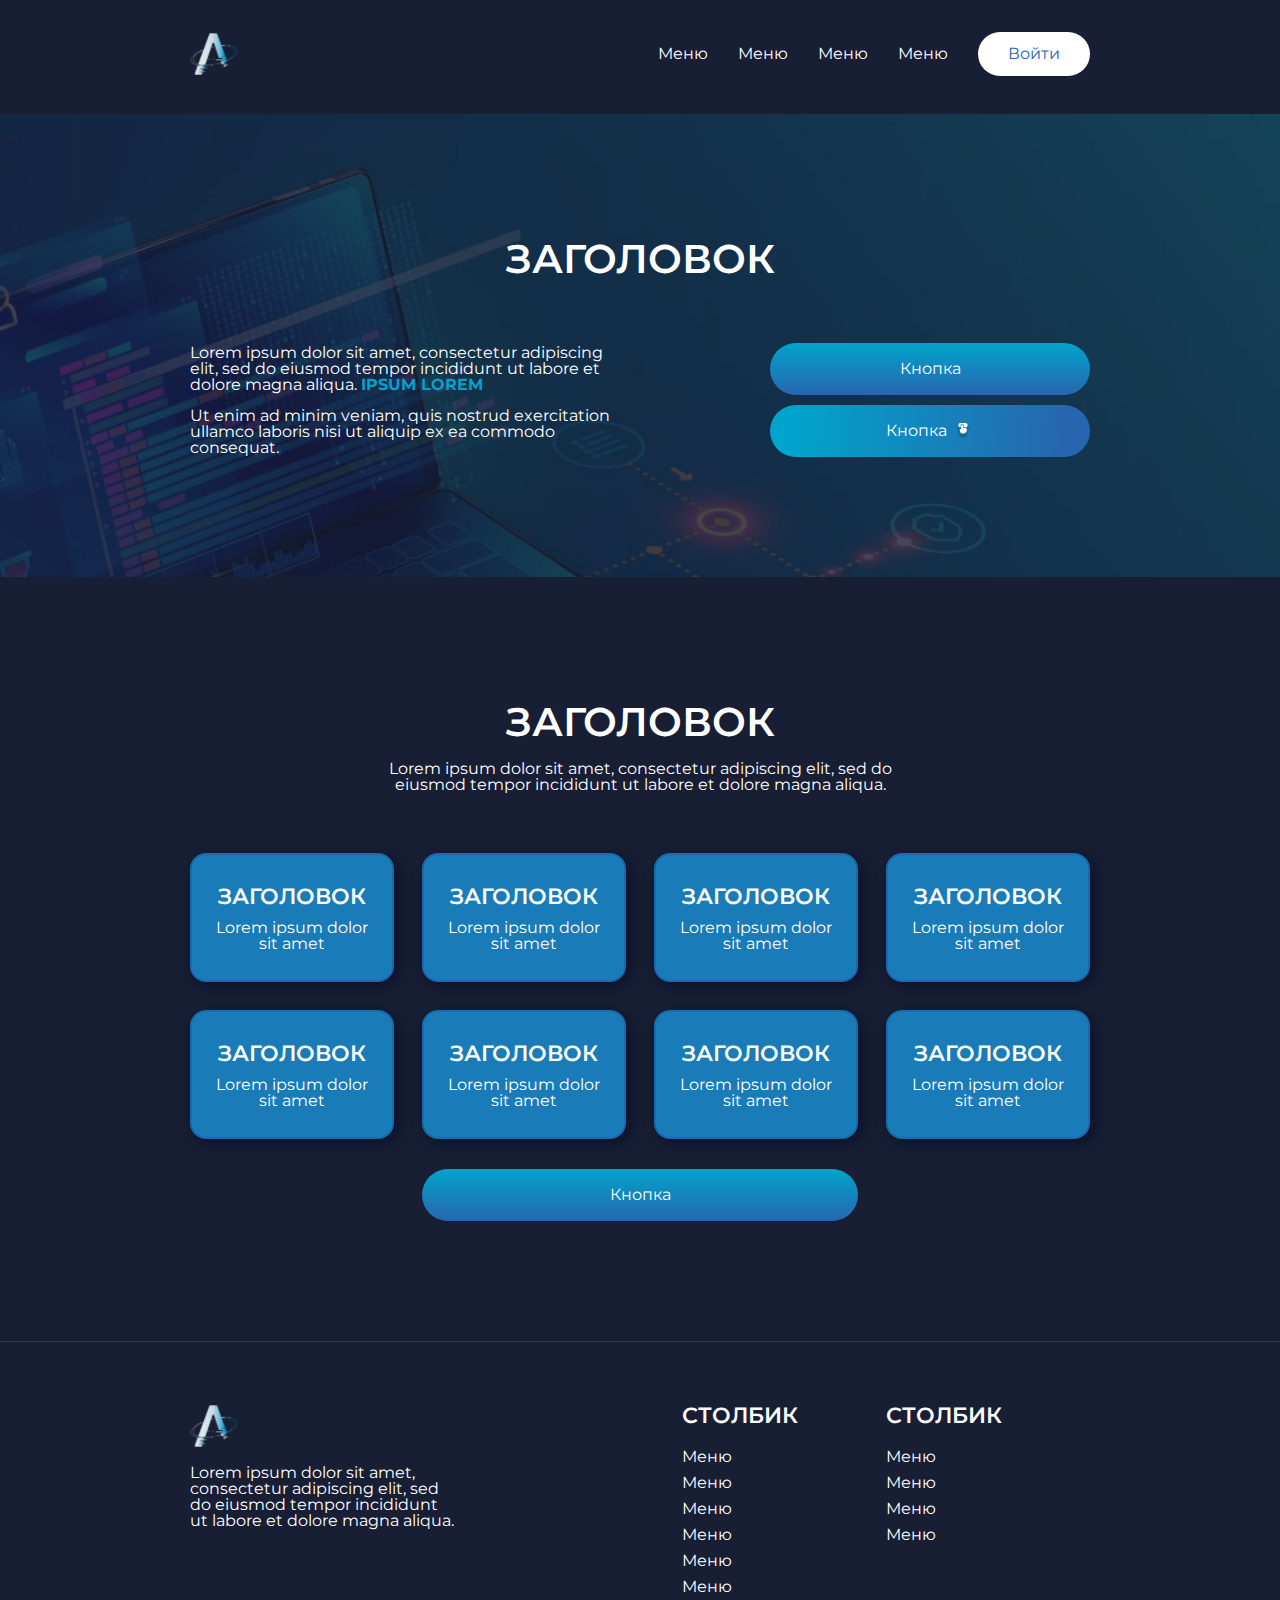
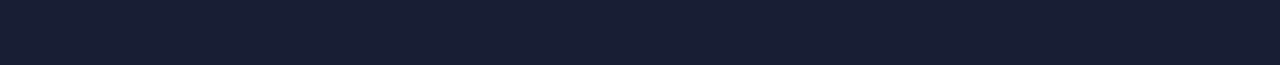
<file: lesson55/index.html>
<!DOCTYPE html>
<html lang="ru">
	<head>
		<meta charset="UTF-8" />
		<meta name="viewport" content="width=device-width, initial-scale=1.0" />
		<link rel="shortcut icon" href="./img/logo.png" type="image/x-icon" />
		<title>Урок 55</title>
		<link rel="preconnect" href="https://fonts.googleapis.com" />
		<link rel="preconnect" href="https://fonts.gstatic.com" crossorigin />
		<link
			href="https://fonts.googleapis.com/css2?family=Montserrat:ital,wght@0,100..900;1,100..900&family=Open+Sans:ital,wght@0,300..800;1,300..800&display=swap"
			rel="stylesheet"
		/>
		<link rel="stylesheet" href="./css/style.css" />
		<link rel="stylesheet" href="./css/reset.css" />
	</head>
	<body>
		<header class="header">
			<div class="container">
				<div class="header-inner">
					<a href="#"><img src="./img/logo.png" alt="Логотип сайта" /></a>
 					<nav class="header-nav">
						<ul class="header-list">
							<li class="header-item">
								<a href="#">Меню</a>
							</li>
							<li class="header-item">
								<a href="#">Меню</a>
							</li>
							<li class="header-item">
								<a href="#">Меню</a>
							</li>
							<li class="header-item">
								<a href="#">Меню</a>
							</li>
						</ul>
					</nav>
					<a class="header-button" href="#">Войти</a>
				</div class="flex">
	
			</div>
		</header>
		<main>
			<section class="hero">
				<div class="container">
					<h1 class="hero-title">Заголовок</h1>
					<div class="hero-inner">
						<div class="hero-text">
							<p class="hero-paraph">Lorem ipsum dolor sit amet, consectetur adipiscing elit, sed do eiusmod tempor incididunt ut labore et dolore magna aliqua. <span>Ipsum lorem</span>
							</p>
							<p>Ut enim ad minim veniam, quis nostrud exercitation ullamco laboris nisi ut aliquip ex ea commodo consequat.

							</p>
						</div>
						<div class="hero-buttons">
							<a class="hero-button-one margin-bottom" href="#">Кнопка</a>
							<a class="hero-button-two" href="#">Кнопка <img src="./img/btn.svg" alt="">
							</a>
						</div>
					</div>
				</div>
			</section>
			<section class="cards">
				<div class="container">
					<h2 class="cards-title">
						Заголовок
					</h2>
					<p class="cards-paraph">Lorem ipsum dolor sit amet, consectetur adipiscing elit, sed do eiusmod tempor incididunt ut labore et dolore magna aliqua. 
					</p>
					<ul class="cards-flex">
						<li class="cards-flex-item">
							<div class="cards-flex-inner">
								<h3 class="cards-flex-title">Заголовок</h3>
								<p class="cards-flex-paraph">Lorem ipsum dolor sit amet</p>
							</div>
						</li>
						<li class="cards-flex-item">
							<div class="cards-flex-inner">
								<h3 class="cards-flex-title">Заголовок</h3>
								<p class="cards-flex-paraph">Lorem ipsum dolor sit amet</p>
							</div>
						</li>
						<li class="cards-flex-item">
							<div class="cards-flex-inner">
								<h3 class="cards-flex-title">Заголовок</h3>
								<p class="cards-flex-paraph">Lorem ipsum dolor sit amet</p>
							</div>
						</li>
						<li class="cards-flex-item">
							<div class="cards-flex-inner">
								<h3 class="cards-flex-title">Заголовок</h3>
								<p class="cards-flex-paraph">Lorem ipsum dolor sit amet</p>
							</div>
						</li>
						<li class="cards-flex-item">
							<div class="cards-flex-inner">
								<h3 class="cards-flex-title">Заголовок</h3>
								<p class="cards-flex-paraph">Lorem ipsum dolor sit amet</p>
							</div>
						</li>
						<li class="cards-flex-item">
							<div class="cards-flex-inner">
								<h3 class="cards-flex-title">Заголовок</h3>
								<p class="cards-flex-paraph">Lorem ipsum dolor sit amet</p>
							</div>
						</li>
						<li class="cards-flex-item">
							<div class="cards-flex-inner">
								<h3 class="cards-flex-title">Заголовок</h3>
								<p class="cards-flex-paraph">Lorem ipsum dolor sit amet</p>
							</div>
						</li>
						<li class="cards-flex-item">
							<div class="cards-flex-inner">
								<h3 class="cards-flex-title">Заголовок</h3>
								<p class="cards-flex-paraph">Lorem ipsum dolor sit amet</p>
							</div>
						</li>
					</ul>
					<a class="cards-button" href="#">Кнопка</a>
				</div>
			</section>
		</main>
		<footer class="footer">
			<div class="container">
				<div class="footer-inner">
					<div class="footer-desc">
						<a href="#"><img src="./img/logo.png" alt="Логотип сайта" /></a>						<p>Lorem ipsum dolor sit amet, consectetur adipiscing elit, sed do eiusmod tempor incididunt ut labore et dolore magna aliqua. </p>
					</div>
					<div class="footer-col">
						<h4 class="footer-title">Столбик</h4>
						<ul class="footer-list rigth">
							<li class="footer-item">
								<a class="footer-link" href="#">Меню</a>
							</li>
							<li class="footer-item">
								<a class="footer-link" href="#">Меню</a>
							</li>
							<li class="footer-item">
								<a class="footer-link" href="#">Меню</a>
							</li>
							<li class="footer-item">
								<a class="footer-link" href="#">Меню</a>
							</li>
							<li class="footer-item">
								<a class="footer-link" href="#">Меню</a>
							</li>
							<li class="footer-item">
								<a class="footer-link" href="#">Меню</a>
							</li>
						</ul>
					</div>
					<div class="footer-col">
						<h4 class="footer-title">Столбик</h4>
						<ul class="footer-list">
							<li class="footer-item">
								<a class="footer-link" href="#">Меню</a>
							</li>
							<li class="footer-item">
								<a class="footer-link" href="#">Меню</a>
							</li>
							<li class="footer-item">
								<a class="footer-link" href="#">Меню</a>
							</li>
							<li class="footer-item">
								<a class="footer-link" href="#">Меню</a>
							</li>
						</ul>
					</div>
				</div>
			</div>

		</footer>
	</body>
</html>
</file>
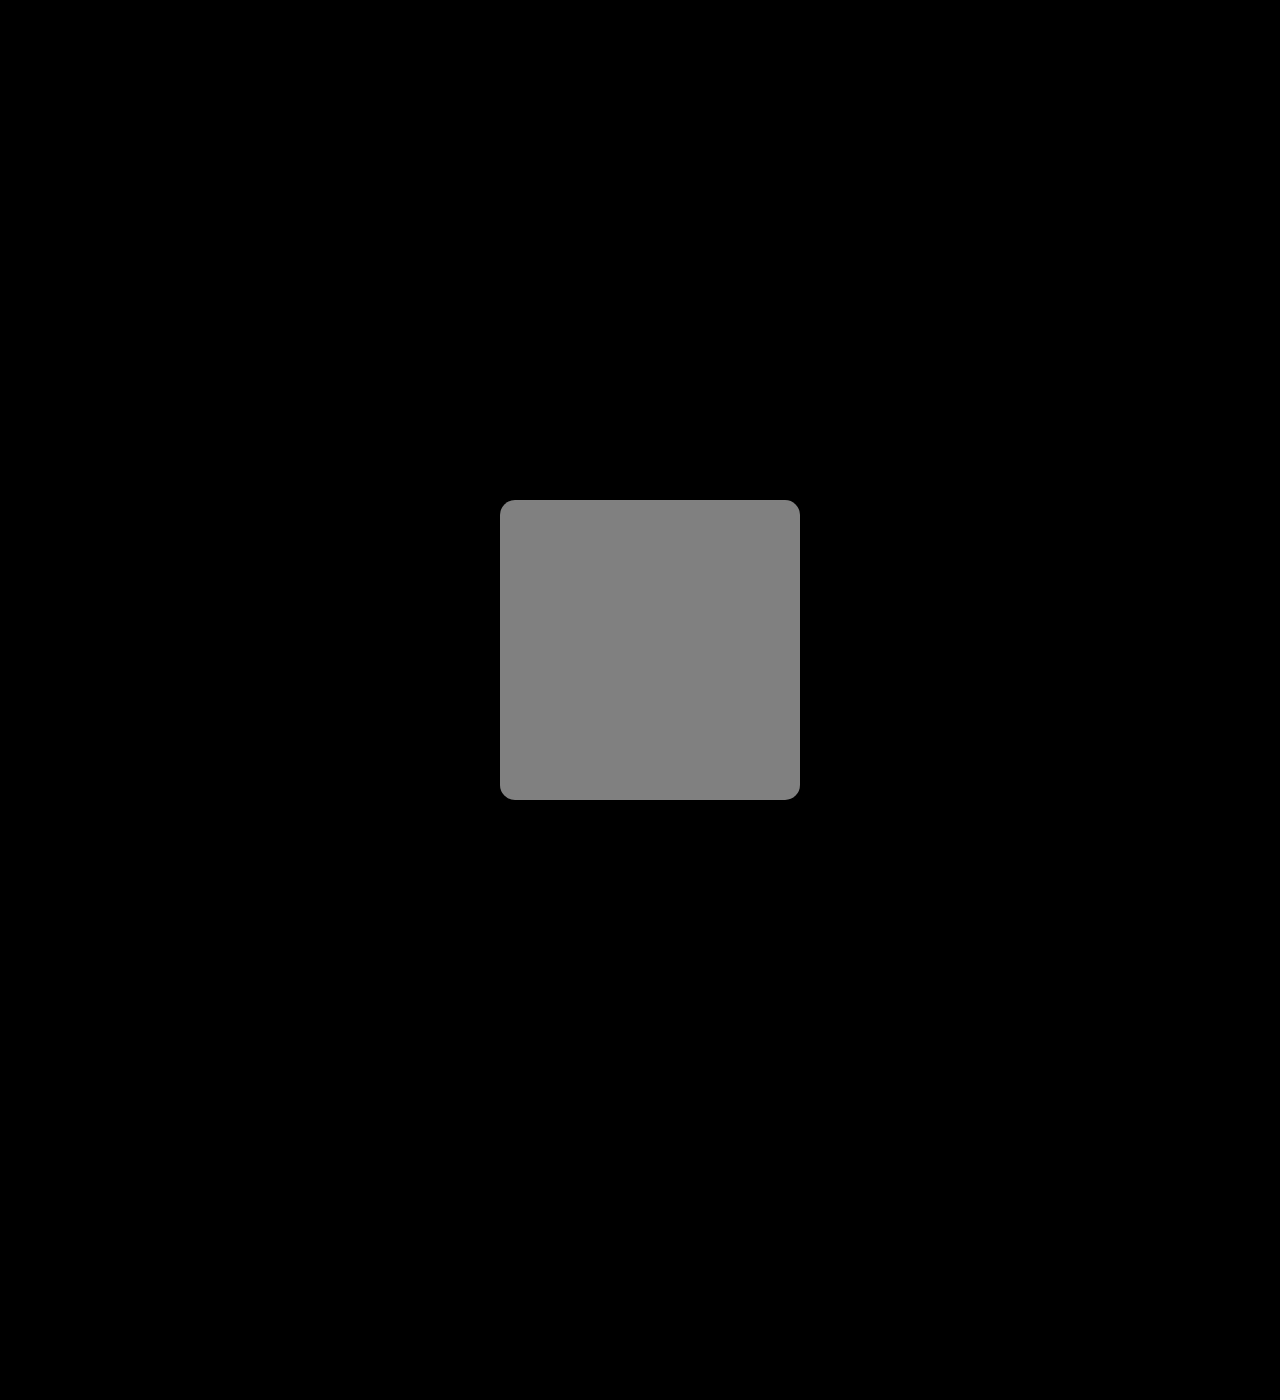
<file: lesson74/index.html>
<!DOCTYPE html>
<html lang="ru">
	<head>
		<meta charset="UTF-8" />
		<meta name="viewport" content="width=device-width, initial-scale=1.0" />
		<link rel="shortcut icon" href="./logo.ico" type="image/x-icon" />
		<title>Урок 74</title>
		<link rel="stylesheet" href="./css/reset.css" />
		<link rel="stylesheet" href="./css/style.css" />
	</head>
	<body>
		<div class="contanier">
			<div class="quad">
				<div class="bar"></div>
				<h1 class="cool">Успех!</h1>
			</div>
		</div>
	</body>
</html>
</file>
<file: src/style.css>
*{padding: 0;margin: 0;border: 0;}
*,*:before,*:after{-webkit-box-sizing: border-box;box-sizing: border-box;}
:focus,:active{outline: none;}
a:focus,a:active{outline: none;}
nav,footer,header,aside{display: block;}
html,body{
    height:100%;width:100%;
    font-size:100%;line-height:1;-ms-text-size-adjust:100%;-moz-text-size-adjust:100%;-webkit-text-size-adjust:100%;}
input,button,textarea{font-family:inherit;}
input::-ms-clear{display: none;}
button{cursor: pointer;}
button::-moz-focus-inner{padding:0;border:0;}
a,a:visited{text-decoration: none;}
a:hover{text-decoration: none;}
ul li{list-style: none;}
img{vertical-align: top;}
h1,h2,h3,h4,h5,h6{font-size:inherit;font-weight: inherit;}
a{color:inherit;}



body {
    font-family: "Montserrat",SansSerif;
    color: black;
}

body.overflow {
    overflow: hidden;
}



.layout {
    display: -webkit-box;
    display: -ms-flexbox;
    display: flex;
    min-height: 100vh;
}

.sidebar {
    padding: 40px 24px 40px 0;
    -ms-flex-negative: 0;
    flex-shrink: 0;
    background-color: white;
}



.content {
    -webkit-box-flex: 1;
    -ms-flex-positive: 1;
    flex-grow: 1;
    background-color: #F4F4F4;
}

.container {
    display: -webkit-box;
    display: -ms-flexbox;
    display: flex;
    -webkit-box-orient: vertical;
    -webkit-box-direction: normal;
    -ms-flex-direction: column;
    flex-direction: column;
    -webkit-box-pack: center;
    -ms-flex-pack: center;
    justify-content: center;
    -webkit-box-align: center;
    -ms-flex-align: center;
    align-items: center;
    padding: 150px 60px 80px 60px;
}


.logo {
    margin-left: 60px;
    margin-bottom: 60px;
}

.sidebar__user {
    background-color: #F4F4F4;
    padding: 20px 30px;
    margin-left: 60px;
    margin-bottom: 100px;
    border-radius: 8px;
    border: 1px solid #DADEC9;
}

.sidebar__name {
    color:#161814;
    font-size: 18px;
    font-weight: 500;
    margin-bottom: 6px;
}

.sidebar__text {
    color: #AFB1A7;
    font-size: 13px;
    font-weight: 400;
    line-height: 130%; /* 16.9px */
}

.sidebar__item {
    width: 372px;
}

.sidebar__button {
    display: -webkit-box;
    display: -ms-flexbox;
    display: flex;
    -webkit-box-align: center;
    -ms-flex-align: center;
    align-items: center;
    gap: 10px;
    padding: 20px 60px;
    margin-bottom: 12px;
    border-radius: 0px 100px 100px 0px;
    -webkit-transition: all .5s;
    -o-transition: all .5s;
    transition: all .5s;
    cursor: pointer;
    width: 90%;
    color:#161814;
    font-size: 16px;
    font-weight: 500;
}

.sidebar__button.active , .sidebar__button:hover {
    width: 100%;
    background-color: #DAF765;
}


.content__title {
    color: #161814;
    font-size: 48px;
    font-weight: 700;
    margin-bottom: 40px;
}

.content__list {
    display: -webkit-box;
    display: -ms-flexbox;
    display: flex;
    -webkit-box-align: center;
    -ms-flex-align: center;
    align-items: center;
    -ms-flex-wrap: wrap;
    flex-wrap: wrap;
    gap: 20px;
}



.content__list-item  {
    cursor: pointer;
    padding: 12px 18px;
    background-color: #fff;
    border-radius: 10px;
    border: 1px solid #DADEC9;
    -webkit-transition: all .3s;
    -o-transition: all .3s;
    transition: all .3s;
}

.content__list-item:hover,.content__list-diplom:hover {
    background-color: #AFB1A7;
}

li a {
    padding: 12px 18px;

}


.content__list-diplom {
    -webkit-transition: all .3s;
    -o-transition: all .3s;
    transition: all .3s;
    display: inline-block;
    padding: 12px 18px;
    background-color: #fff;
    border-radius: 10px;
    border: 1px solid #DADEC9;
}

.content__decor {
    display: -webkit-box;
    display: -ms-flexbox;
    display: flex;
    -webkit-box-align: center;
    -ms-flex-align: center;
    align-items: center;
}

.content__decor-text {
    color:#BEDD44;
    font-size: 36px;
    font-weight: 700;
    line-height: 110%; /* 39.6px */
}

.content__block {
    max-width: 1200px;
}

.content__block.hidden {
    display: none;
}

.content__decor-img img{
    width: 100%;
}

.burger {
    display: none;
    padding: 5px;
    position: fixed;
    top: 3%;
    right: 7%;
    width: 40px;
    height: 40px;
    background-color: #161814;
    border-radius: 50%;
    z-index: 10;
    border: 1px solid #DAF765;
}

@media (max-width: 768px) {
    .burger {
        display: block;
    }

    .sidebar {
        -webkit-transition: all .3s;
        -o-transition: all .3s;
        transition: all .3s;
        -webkit-transform: translateX(-100%);
        -ms-transform: translateX(-100%);
        transform: translateX(-100%);
        position: fixed;
        top: 0;
        left: 0;
        bottom: 0;
        z-index: 5;
    }

    .sidebar.show {
        -webkit-transform: translateX(0%);
        -ms-transform: translateX(0%);
        transform: translateX(0%);
    }

    .overlay {
        opacity: 0;
        pointer-events: none;
        -webkit-transition: all .3s;
        -o-transition: all .3s;
        transition: all .3s;
        position: absolute;
        top: 0;
        right: 0;
        left: 0;
        bottom: 0;
        z-index: 3;
        background-color: #000000e0;
    }

    .overlay.show {
        opacity: 1;
        pointer-events: all;
    }

    .container {
        padding: 40px 20px;
        min-height: 100%;
    }

    .content__decor {
        margin-top: 20px;
        -webkit-box-orient: vertical;
        -webkit-box-direction: normal;
        -ms-flex-direction: column;
        flex-direction: column;
    }
}

@media (max-width: 400px) {
    .sidebar__user {
        margin-left: 0;
    }
}
</file>
<file: lesson126/css/fonts.css>
@font-face {
	font-family: 'Montserrat';
	src: local('Montserrat Medium'), local('Montserrat-Medium'),
		url('../fonts/Montserrat-Medium.woff2') format('woff2'),
		url('../fonts/Montserrat-Medium.woff') format('woff');
	font-weight: 500;
	font-style: normal;
	font-display: swap;
}

@font-face {
	font-family: 'Montserrat';
	src: local('Montserrat Regular'), local('Montserrat-Regular'),
		url('../fonts/Montserrat-Regular.woff2') format('woff2'),
		url('../fonts/Montserrat-Regular.woff') format('woff');
	font-weight: normal;
	font-style: normal;
	font-display: swap;
}

@font-face {
	font-family: 'Gabriola';
	src: local('Gabriola'), url('../fonts/Gabriola.woff2') format('woff2'),
		url('../fonts/Gabriola.woff') format('woff');
	font-weight: normal;
	font-style: normal;
	font-display: swap;
}
</file>
<file: lesson126/css/style.css>
:root {
	--general-text: #312c27;
	--accent-text: #1f1711;
	--general-bg: #fff9f4;
	--accent-color: #ffa55c;
	--accent-bg: #ffe0cb;
}

.body {
	font-family: 'Montserrat', 'Arial', sans-serif;
	line-height: 1.5;
	color: var(--general-text);
	background: var(--general-bg);
}

.body--opened-menu {
	overflow: hidden;
}

.wrapper {
	min-height: 100%;
	width: 100%;
	overflow: hidden;
	display: flex;
	flex-direction: column;
}
.main {
	flex-grow: 1;
}
.container {
	max-width: 1310px;
	margin: 0 auto;
	padding: 0 15px;
	height: 100%;
}

.button {
	display: flex;
	line-height: 1.6;
	font-size: 16px;
	font-weight: 500;
	padding: 3px 15px;
	height: 62px;
	background: var(--accent-color);
	border-radius: 100px;
	align-items: center;
	justify-content: center;
	transition: 0.4s;
}

.button:hover {
	background: #ff9138;
}

/* ================================================================================= */
.header {
	background: url('../img/decor/bg-header.png') 50% 100% / cover no-repeat;
}

.header__top {
	padding-top: 18px;
}
.header-logo {
	max-width: 174px;
	z-index: 11;
	-webkit-tap-highlight-color: transparent;
}

.header-logo img {
	width: 100%;
}

.header__top--inner {
	display: flex;
	justify-content: space-between;
	align-items: flex-end;
}
.nav {
}
.nav__list {
	display: flex;
	gap: 4vh 40px;
}
.nav__item {
}
.nav__link {
	-webkit-tap-highlight-color: transparent;
	position: relative;
	display: block;
	padding: 3px 0;
	z-index: 1;
}

.burger-icon {
	display: none;
	width: 50px;
	height: 50px;
	align-items: center;
	justify-content: center;
	z-index: 11;
	-webkit-tap-highlight-color: transparent;
}

.burger-icon span {
	position: relative;
}
.burger-icon span,
.burger-icon span::before,
.burger-icon span::after {
	display: block;
	width: 30px;
	height: 3px;
	border-radius: 100px;
	background: var(--general-text);
	transition: 0.4s;
}

.burger-icon span::before,
.burger-icon span::after {
	content: '';
	position: absolute;
}
.burger-icon span::before {
	top: -8px;
}
.burger-icon span::after {
	bottom: -8px;
}
.body--opened-menu .burger-icon span {
	background: transparent;
}
.body--opened-menu .burger-icon span::before {
	top: 0px;
	transform: rotate(45deg);
}
.body--opened-menu .burger-icon span::after {
	bottom: 0px;
	transform: rotate(-45deg);
}
.nav__link::before {
	content: '';
	position: absolute;
	top: -11px;
	left: -15px;
	width: 34px;
	height: 34px;
	background: var(--accent-color);
	border-radius: 17px;
	z-index: -1;
	opacity: 0;
	transition: 0.4s;
}
.nav__link:hover::before {
	opacity: 1;
}

/* ================================================================================= */

.hero-section {
	padding: 50px 0 140px;
}

.hero__inner {
	display: flex;
	justify-content: space-between;
	align-items: flex-end;
	gap: 30px;
}
.hero__content {
	max-width: 520px;
}
.hero__subtitle {
	color: #b197b3;
	text-transform: uppercase;
	line-height: 1.6;
	margin-bottom: 20px;
	display: flex;
	flex-wrap: wrap;
}
.hero__subtitle span {
	align-items: center;
	display: flex;
}
.hero__subtitle span::after {
	content: '';
	background: #b197b3;
	border-radius: 50%;
	width: 4px;
	height: 4px;
	display: block;
	margin: 0 10px;
}
.hero__subtitle span:last-child::after {
	content: none;
}
.hero__title {
	font-family: 'Gabriola';
	font-size: 74px;
	line-height: 0.82;
	margin-bottom: 30px;
}
.hero__text {
	margin-bottom: 40px;
	max-width: 360px;
}
.hero__button {
	max-width: 360px;
	width: 100%;
}

.hero__img {
	position: relative;
	margin-right: 247px;
}
.hero__img > img {
	width: 100%;
}

.hero__img-control {
	display: flex;
	gap: 10px;
	position: absolute;
	align-items: center;
	max-width: 200px;
	width: 100%;
	left: calc(100% - 39px);
	bottom: 11%;
	text-align: left;
}

.hero__img-control--mobile {
	display: none;
}
.hero__img-button {
	-webkit-tap-highlight-color: transparent;
	position: relative;
	flex-shrink: 0;
	border-radius: 50%;
	display: flex;
	align-items: center;
	justify-content: center;
	width: 78px;
	height: 78px;
	background: #ffe0cb;
	box-shadow: 0px 4px 20px #b8947e4d;
}
.hero__img-button img {
	padding-left: 8.8%;
}

.hero__img-button::before {
	content: '';
	opacity: 0;
	position: absolute;
	border: 1px solid var(--accent-color);
	border-radius: 50%;
	inset: 6.4%;
	transition: 0.4s;
}

.hero__img-button:hover::before {
	opacity: 1;
}

/* ================================================================================= */

@media (max-width: 1200px) {
	.hero__img-control {
		position: static;
		max-width: none;
		margin-top: 30px;
	}
	.hero__img {
		margin: 0;
		max-width: 377px;
	}
}

@media (max-width: 900px) {
	.nav {
		position: fixed;
		inset: 0;
		z-index: 10;
		background: var(--general-bg);
		padding: 36vh 15px 30px;
		font-size: 24px;
		transform: translateY(-50%);
		opacity: 0;
		visibility: hidden;
		transition: 0.4s;
	}
	.nav__list {
		flex-direction: column;
		align-items: center;
	}

	.body--opened-menu .nav {
		transform: translateY(0%);
		opacity: 1;
		visibility: visible;
	}

	.burger-icon {
		display: flex;
	}
}
@media (max-width: 800px) {
	.hero__img {
		display: none;
	}
	.hero__img-control--mobile {
		display: flex;
		margin: 0 0 30px 0;
		justify-content: center;
	}
	.hero__content {
		display: flex;
		flex-direction: column;
		align-items: center;
		text-align: center;
		max-width: none;
		width: 100%;
	}
}
@media (max-width: 600px) {
	.hero {
		padding-bottom: 80px;
	}
	.hero__title {
		font-size: 12vw;
	}
}
</file>
<file: lesson130/css/fonts.css>
@font-face {
	font-family: 'Montserrat';
	src: local('Montserrat Medium'), local('Montserrat-Medium'),
		url('../fonts/Montserrat-Medium.woff2') format('woff2'),
		url('../fonts/Montserrat-Medium.woff') format('woff');
	font-weight: 500;
	font-style: normal;
	font-display: swap;
}

@font-face {
	font-family: 'Montserrat';
	src: local('Montserrat Regular'), local('Montserrat-Regular'),
		url('../fonts/Montserrat-Regular.woff2') format('woff2'),
		url('../fonts/Montserrat-Regular.woff') format('woff');
	font-weight: normal;
	font-style: normal;
	font-display: swap;
}

@font-face {
	font-family: 'Gabriola';
	src: local('Gabriola'), url('../fonts/Gabriola.woff2') format('woff2'),
		url('../fonts/Gabriola.woff') format('woff');
	font-weight: normal;
	font-style: normal;
	font-display: swap;
}
</file>
<file: lesson130/css/style.css>
:root {
	--general-text: #312c27;
	--accent-text: #1f1711;
	--general-bg: #fff9f4;
	--accent-color: #ffa55c;
	--accent-bg: #ffe0cb;
	--transition: 0.4s;
}

.body {
	font-family: 'Montserrat', 'Arial', sans-serif;
	line-height: 1.5;
	color: var(--general-text);
	background: var(--general-bg);
}

.body--opened-menu {
	overflow: hidden;
}

.wrapper {
	min-height: 100%;
	width: 100%;
	overflow: hidden;
	display: flex;
	flex-direction: column;
}
.main {
	flex-grow: 1;
}
.container {
	max-width: 1310px;
	margin: 0 auto;
	padding: 0 15px;
	height: 100%;
}

.button {
	display: flex;
	line-height: 1.6;
	font-size: 16px;
	font-weight: 500;
	padding: 3px 15px;
	height: 62px;
	background: var(--accent-color);
	border-radius: 100px;
	align-items: center;
	justify-content: center;
	transition: var(--transition);
}

.button:hover {
	background: #ff9138;
}

/* ================================================================================= */
.header {
	background: url('../img/decor/bg-header.png') 50% 100% / cover no-repeat;
}

.header__top {
	padding-top: 18px;
}
.header-logo {
	max-width: 174px;
	z-index: 11;
	-webkit-tap-highlight-color: transparent;
}

.header-logo img {
	width: 100%;
}

.header__top--inner {
	display: flex;
	justify-content: space-between;
	align-items: flex-end;
}

.nav__list {
	display: flex;
	gap: 4vh 40px;
}

.nav__link {
	-webkit-tap-highlight-color: transparent;
	position: relative;
	display: block;
	padding: 3px 0;
	z-index: 1;
}

.burger-icon {
	display: none;
	width: 50px;
	height: 50px;
	align-items: center;
	justify-content: center;
	z-index: 11;
	-webkit-tap-highlight-color: transparent;
}

.burger-icon span {
	position: relative;
}
.burger-icon span,
.burger-icon span::before,
.burger-icon span::after {
	display: block;
	width: 30px;
	height: 3px;
	border-radius: 100px;
	background: var(--general-text);
	transition: var(--transition);
}

.burger-icon span::before,
.burger-icon span::after {
	content: '';
	position: absolute;
}
.burger-icon span::before {
	top: -8px;
}
.burger-icon span::after {
	bottom: -8px;
}
.body--opened-menu .burger-icon span {
	background: transparent;
}
.body--opened-menu .burger-icon span::before {
	top: 0px;
	transform: rotate(45deg);
}
.body--opened-menu .burger-icon span::after {
	bottom: 0px;
	transform: rotate(-45deg);
}
.nav__link::before {
	content: '';
	position: absolute;
	top: -11px;
	left: -15px;
	width: 34px;
	height: 34px;
	background: var(--accent-color);
	border-radius: 17px;
	z-index: -1;
	opacity: 0;
	transition: var(--transition);
}
.nav__link:hover::before {
	opacity: 1;
}

/* ================================================================================= */

.hero-section {
	padding: 50px 0 140px;
}

.hero__inner {
	display: flex;
	justify-content: space-between;
	align-items: flex-end;
	gap: 30px;
}
.hero__content {
	max-width: 520px;
}
.hero__subtitle {
	color: #b197b3;
	text-transform: uppercase;
	line-height: 1.6;
	margin-bottom: 20px;
	display: flex;
	flex-wrap: wrap;
}
.hero__subtitle span {
	align-items: center;
	display: flex;
}
.hero__subtitle span::after {
	content: '';
	background: #b197b3;
	border-radius: 50%;
	width: 4px;
	height: 4px;
	display: block;
	margin: 0 10px;
}
.hero__subtitle span:last-child::after {
	content: none;
}
.hero__title {
	font-family: 'Gabriola';
	font-size: 74px;
	line-height: 0.82;
	margin-bottom: 30px;
}
.hero__text {
	margin-bottom: 40px;
	max-width: 360px;
}
.hero__button {
	max-width: 360px;
	width: 100%;
}

.hero__img {
	position: relative;
	margin-right: 247px;
}
.hero__img > img {
	width: 100%;
}
.hero__img-control {
	display: flex;
	gap: 10px;
	position: absolute;
	align-items: center;
	max-width: 200px;
	width: 100%;
	left: calc(100% - 39px);
	bottom: 11%;
	text-align: left;
}

.hero__img-control--mobile {
	display: none;
}
.hero__img-button {
	-webkit-tap-highlight-color: transparent;
	position: relative;
	flex-shrink: 0;
	border-radius: 50%;
	display: flex;
	align-items: center;
	justify-content: center;
	width: 78px;
	height: 78px;
	background: #ffe0cb;
	box-shadow: 0px 4px 20px #b8947e4d;
}
.hero__img-button img {
	padding-left: 8.8%;
}

.hero__img-button::before {
	content: '';
	opacity: 0;
	position: absolute;
	border: 1px solid var(--accent-color);
	border-radius: 50%;
	inset: 6.4%;
	transition: var(--transition);
}

.hero__img-button:hover::before {
	opacity: 1;
}

/* ================================================================================= */

.footer {
	background: #ab8261;
	color: var(--general-bg);
	padding: 60px 0 66px;
}

.footer__inner {
	display: grid;
	gap: 40px 30px;
	justify-content: space-between;
	grid-template-columns: auto repeat(2, 1.1fr) auto;
}

.footer__col:first-child {
	max-width: 272px;
	width: 100%;
	margin-top: -30px;
}

.logo__text {
	margin-bottom: 20px;
}
.footer-logo img {
	width: 100%;
}
.socials-icons {
	display: flex;
	gap: 15px;
	line-height: 1;
}

.social-icon__link path {
	transition: var(--transition);
}
.social-icon__link:hover path {
	fill: var(--accent-color);
}
.footer-nav {
	margin-bottom: -5px;
	max-width: 182px;
	width: 100%;
	margin-left: 15%;
}

.footer-nav__item {
	margin-bottom: 10px;
}
.footer-nav__item:last-child {
	margin-bottom: 0;
}
.nav__link {
	padding: 5px 0;
}
.time-location__item {
	margin-bottom: 10px;
}
.time-location__item:last-child {
	margin-bottom: 0;
}

.consultation-tel {
	margin-bottom: 47px;
}
.consultation-number {
	display: block;
	font-weight: 500;
	font-size: 24px;
	line-height: 1.6;
	transition: var(--transition);
}
.consultation-number:hover {
	color: var(--accent-color);
}
.consultation__item {
	color: #dec5b1;
}

/* ================================================================================= */

@media (max-width: 1200px) {
	.hero__img-control {
		position: static;
		max-width: none;
		margin-top: 30px;
	}
	.hero__img {
		margin: 0;
		max-width: 377px;
	}

	.footer__inner {
		justify-content: space-between;
		grid-template: repeat(2, auto) / repeat(3, auto);
	}

	.footer__col:last-child {
		text-align: center;
		grid-column: 1/-1;
	}
}

@media (max-width: 900px) {
	.nav {
		position: fixed;
		inset: 0;
		z-index: 10;
		background: var(--general-bg);
		padding: 36vh 15px 30px;
		font-size: 24px;
		transform: translateY(-50%);
		opacity: 0;
		visibility: hidden;
		transition: 0.4s;
	}
	.nav__list {
		flex-direction: column;
		align-items: center;
	}

	.body--opened-menu .nav {
		transform: translateY(0%);
		opacity: 1;
		visibility: visible;
	}

	.burger-icon {
		display: flex;
	}

	.footer__inner {
		justify-content: center;
		grid-template: none;
		text-align: center;
		gap: 0;
	}
	.footer__col:first-child {
		display: flex;
		flex-direction: column;
		align-items: center;
		margin-bottom: 40px;
	}
	.footer_col:nth-child(2) {
		margin-bottom: 40px;
	}
	.footer_col:nth-child(3) {
		margin-bottom: 10px;
	}
}
@media (max-width: 800px) {
	.hero__img {
		display: none;
	}
	.hero__img-control--mobile {
		display: flex;
		margin: 0 0 30px 0;
		justify-content: center;
	}
	.hero__content {
		display: flex;
		flex-direction: column;
		align-items: center;
		text-align: center;
		max-width: none;
		width: 100%;
	}
}
@media (max-width: 600px) {
	.hero {
		padding-bottom: 80px;
	}
	.hero__title {
		font-size: 12vw;
	}
}
</file>
<file: lesson34/css/style.css>
.first {
	font-family: 'Open Sans', sans-serif;
	font-size: 20px;
	font-style: italic;
	font-weight: 300;
	line-height: 30px;
}
.second {
	font-size: 20px;
	line-height: 30px;
	font-weight: 500;
	text-decoration: line-through;
}
.third {
	font-size: 20px;
	line-height: 30px;
	text-align: center;
	text-transform: uppercase;
}
.fourth {
	text-decoration-style: wavy;
	text-decoration-color: black;
	text-decoration-line: overline;
	text-shadow: 1px 1px 2px #4e1583;
	word-spacing: 30px;
}
.fifth {
	letter-spacing: 5px;
	text-decoration: underline double black;
}
</file>
<file: lesson45/css/style.css>
* {
	box-sizing: border-box;
	font-size: 22px;
}
section {
	background: #d4d5e0;
	overflow: auto;
	height: 650px;
	border-radius: 25px 0 0 25px;
	border: 1px solid black;
}
article {
	width: 350px;
	height: 270px;
	display: inline-block;
	background: #ad9880;
	margin: 10px 10px 20px 5px;
	padding: 10px 35px 25px;
	border-radius: 35px;
	box-shadow: inset 4px -4px 20px #857f7f, inset -4px 4px 20px #857f7f;
}
h1 {
	font-size: 30px;
}
</file>
<file: lesson55/css/style.css>
body {
	background: #181e34;
	line-height: 150%;
	color: white;
	font-family: 'Montserrat', 'Arial', sans-serif;
}
.container {
	max-width: 930px;
	margin: 0 auto;
	padding: 0 15px;
	height: 100%;
}
.header {
	padding: 30px 0 36px;
}
.header-inner {
	display: flex;
	align-items: center;
}
.header-nav {
	margin-left: auto;
}
.header-list {
	display: flex;
}
.header-item {
	margin-right: 30px;
}
.header-button {
	background: white;
	border-radius: 100px;
	color: #2766ae;
	padding: 14px 30px;
	font-weight: 500px;
}

.hero {
	background: url('../img/hero-bg.jpeg') 10% 50% / cover no-repeat;
	padding: 120px 0;
}
.hero-title {
	font-size: 40px;
	text-transform: uppercase;
	line-height: 49px;
	font-weight: 600;
	text-align: center;
	margin-bottom: 60px;
}
.hero-inner {
	display: flex;
	align-items: center;
	justify-content: space-between;
}
.hero-text {
	max-width: 436px;
}
.hero-paraph {
	margin-bottom: 15px;
}
.hero-text span {
	color: #01a2cb;
	font-weight: 700;
	text-transform: uppercase;
}
.hero-buttons {
	display: flex;
	flex-direction: column;
	width: 100%;
	max-width: 320px;
}
.hero-button-one,
.hero-button-two {
	display: flex;
	border-radius: 100px;
	padding: 18px 30px;
	justify-content: center;
}
.hero-button-one img,
.hero-button-two img {
	margin-left: 4px;
}
.hero-button-one {
	background: linear-gradient(180deg, #00a4cc 0%, #2766ae 100%);
}

.hero-button-two {
	background: linear-gradient(95.22deg, #00a4cc 6.7%, #2766ae 91.35%);
	height: 52px;
}
.margin-bottom {
	margin-bottom: 10px;
}
.cards {
	padding: 120px 0;
}
.cards-title {
	font-size: 40px;
	text-transform: uppercase;
	line-height: 49px;
	font-weight: 600;
	text-align: center;
	margin-bottom: 15px;
}
.cards-paraph {
	text-align: center;
	max-width: 513px;
	margin: 0 auto 60px;
}
.cards-flex {
	display: flex;
	flex-wrap: wrap;
	margin: 0 -14px;
	margin-bottom: -28px;
	padding-bottom: 30px;
}
.cards-flex-item {
	margin-bottom: 28px;
	flex: 0 0 25%;
	padding: 0 14px;
}
.cards-flex-inner {
	border: 2px solid #176bae;
	border-radius: 16px;
	box-shadow: 4px 4px 13px 0px #050d29c2;
	background: #197cb8;
	padding: 28px 15px;
}

.cards-flex-title {
	font-size: 22px;
	font-weight: 600;
	line-height: 27px;
	text-transform: uppercase;
	margin-bottom: 10px;
	text-align: center;
}
.cards-flex-paraph {
	text-align: center;
}
.cards-button {
	display: block;
	border-radius: 100px;
	padding: 18px 30px;
	background: linear-gradient(180deg, #00a4cc 0%, #2766ae 100%);
	text-align: center;
	max-width: 436px;
	margin: 0 auto;
}

.footer {
	border-top: 1px solid rgb(50, 57, 82);
	padding: 60px 0;
}
.footer-inner {
	display: flex;
}
.footer-desc {
	max-width: 267px;
	margin-right: auto;
}
.footer-desc a {
	display: inline-block;
	margin-bottom: 15px;
}
.footer-col {
	max-width: 204px;
	width: 100%;
}
.footer-title {
	/* H2 */
	font-size: 22px;
	font-weight: 600;
	line-height: 27px;
	text-transform: uppercase;
	margin-bottom: 20px;
}
.footer-item {
	margin-bottom: 10px;
}
.rigth {
	margin-right: 28px;
}
</file>
<file: lesson74/css/style.css>
body {
	background: black;
}
.contanier {
	margin: 500px;
}
* {
	color: gray;
	font-size: 40px;
}

.quad {
	position: relative;
	background: gray;
	width: 300px;
	height: 300px;
	border-radius: 15px;
	display: block;
	margin-left: auto;
	margin-right: auto;
}
.cool {
	position: absolute;
	transform: translate(85%, 300%);
	transition: color 1s 1s;
}

.bar {
	position: absolute;
	transform: translate(-400px, -100px);
	transition: width 1s, background 0s;
	height: 35px;
	width: 1px;
	background: #000000;
}
.quad:hover .bar {
	background: white;
	width: 1100px;
}

.quad:hover .cool {
	color: #9cf0a3;
}
</file>
